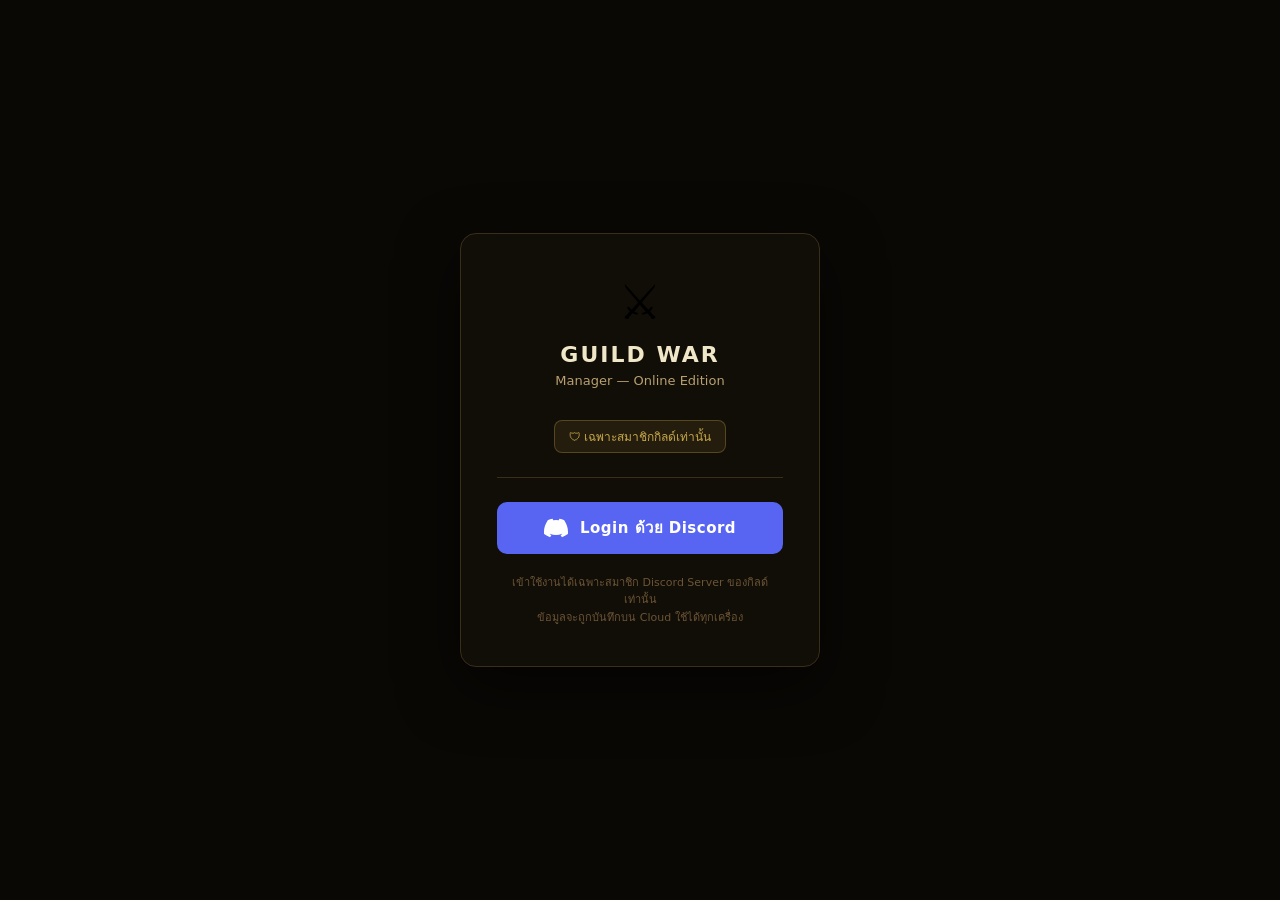
<file: index.html>
<!DOCTYPE html>
<html lang="th">
<head>
<meta charset="UTF-8"/>
<meta name="viewport" content="width=device-width,initial-scale=1"/>
<title>Guild War Manager</title>

<!-- PWA -->
<link rel="manifest" href="/manifest.json">
<meta name="theme-color" content="#0a0a0f">
<meta name="apple-mobile-web-app-capable" content="yes">
<meta name="apple-mobile-web-app-status-bar-style" content="black-translucent">
<meta name="apple-mobile-web-app-title" content="GWM">
<link rel="apple-touch-icon" href="/icons/apple-touch-icon.png">
<link rel="icon" type="image/png" sizes="32x32" href="/icons/favicon-32.png">
<link rel="icon" type="image/png" sizes="16x16" href="/icons/favicon-16.png">

<style>
*{box-sizing:border-box;margin:0;padding:0}
html,body{height:100%;background:#0a0805;font-family:'Segoe UI',system-ui,sans-serif}
body{display:flex;align-items:center;justify-content:center;min-height:100vh}
.card{background:#110d07;border:1px solid #3a2e1a;border-radius:16px;padding:40px 36px;width:360px;text-align:center;box-shadow:0 20px 60px rgba(0,0,0,.6)}
.logo{font-size:48px;margin-bottom:12px}
h1{font-size:22px;font-weight:700;color:#f0e6c8;letter-spacing:2px;margin-bottom:6px}
.sub{font-size:13px;color:#b8a070;margin-bottom:32px}
.btn-discord{display:flex;align-items:center;justify-content:center;gap:12px;width:100%;padding:14px 20px;background:#5865F2;color:#fff;border:none;border-radius:10px;font-size:15px;font-weight:600;cursor:pointer;text-decoration:none;transition:all .2s;letter-spacing:.5px}
.btn-discord:hover{background:#4752C4;transform:translateY(-1px);box-shadow:0 8px 20px rgba(88,101,242,.4)}
.btn-discord svg{width:24px;height:24px;flex-shrink:0}
.note{font-size:11px;color:#6b5535;margin-top:20px;line-height:1.6}
.divider{height:1px;background:#3a2e1a;margin:24px 0}
.guild-badge{display:inline-flex;align-items:center;gap:6px;background:rgba(200,168,75,.1);border:1px solid rgba(200,168,75,.3);border-radius:8px;padding:6px 14px;font-size:12px;color:#c8a84b}
</style>
</head>
<body>
<div class="card">
  <div class="logo">⚔️</div>
  <h1>GUILD WAR</h1>
  <div class="sub">Manager — Online Edition</div>
  <div class="guild-badge">🛡 เฉพาะสมาชิกกิลด์เท่านั้น</div>
  <div class="divider"></div>
  <a class="btn-discord" href="/auth/login">
    <svg viewBox="0 0 24 24" fill="currentColor"><path d="M20.317 4.37a19.791 19.791 0 0 0-4.885-1.515.074.074 0 0 0-.079.037c-.21.375-.444.864-.608 1.25a18.27 18.27 0 0 0-5.487 0 12.64 12.64 0 0 0-.617-1.25.077.077 0 0 0-.079-.037A19.736 19.736 0 0 0 3.677 4.37a.07.07 0 0 0-.032.027C.533 9.046-.32 13.58.099 18.057a.082.082 0 0 0 .031.057 19.9 19.9 0 0 0 5.993 3.03.078.078 0 0 0 .084-.028 14.09 14.09 0 0 0 1.226-1.994.076.076 0 0 0-.041-.106 13.107 13.107 0 0 1-1.872-.892.077.077 0 0 1-.008-.128 10.2 10.2 0 0 0 .372-.292.074.074 0 0 1 .077-.01c3.928 1.793 8.18 1.793 12.062 0a.074.074 0 0 1 .078.01c.12.098.246.198.373.292a.077.077 0 0 1-.006.127 12.299 12.299 0 0 1-1.873.892.077.077 0 0 0-.041.107c.36.698.772 1.362 1.225 1.993a.076.076 0 0 0 .084.028 19.839 19.839 0 0 0 6.002-3.03.077.077 0 0 0 .032-.054c.5-5.177-.838-9.674-3.549-13.66a.061.061 0 0 0-.031-.03z"/></svg>
    Login ด้วย Discord
  </a>
  <div class="note">เข้าใช้งานได้เฉพาะสมาชิก Discord Server ของกิลด์เท่านั้น<br>ข้อมูลจะถูกบันทึกบน Cloud ใช้ได้ทุกเครื่อง</div>
</div>
<script>
/* PWA: Register Service Worker */
if ('serviceWorker' in navigator) {
  window.addEventListener('load', () => {
    navigator.serviceWorker.register('/service-worker.js')
      .then(reg => console.log('SW registered:', reg.scope))
      .catch(err => console.log('SW registration failed:', err));
  });
}
</script>
</body>
</html>
</file>
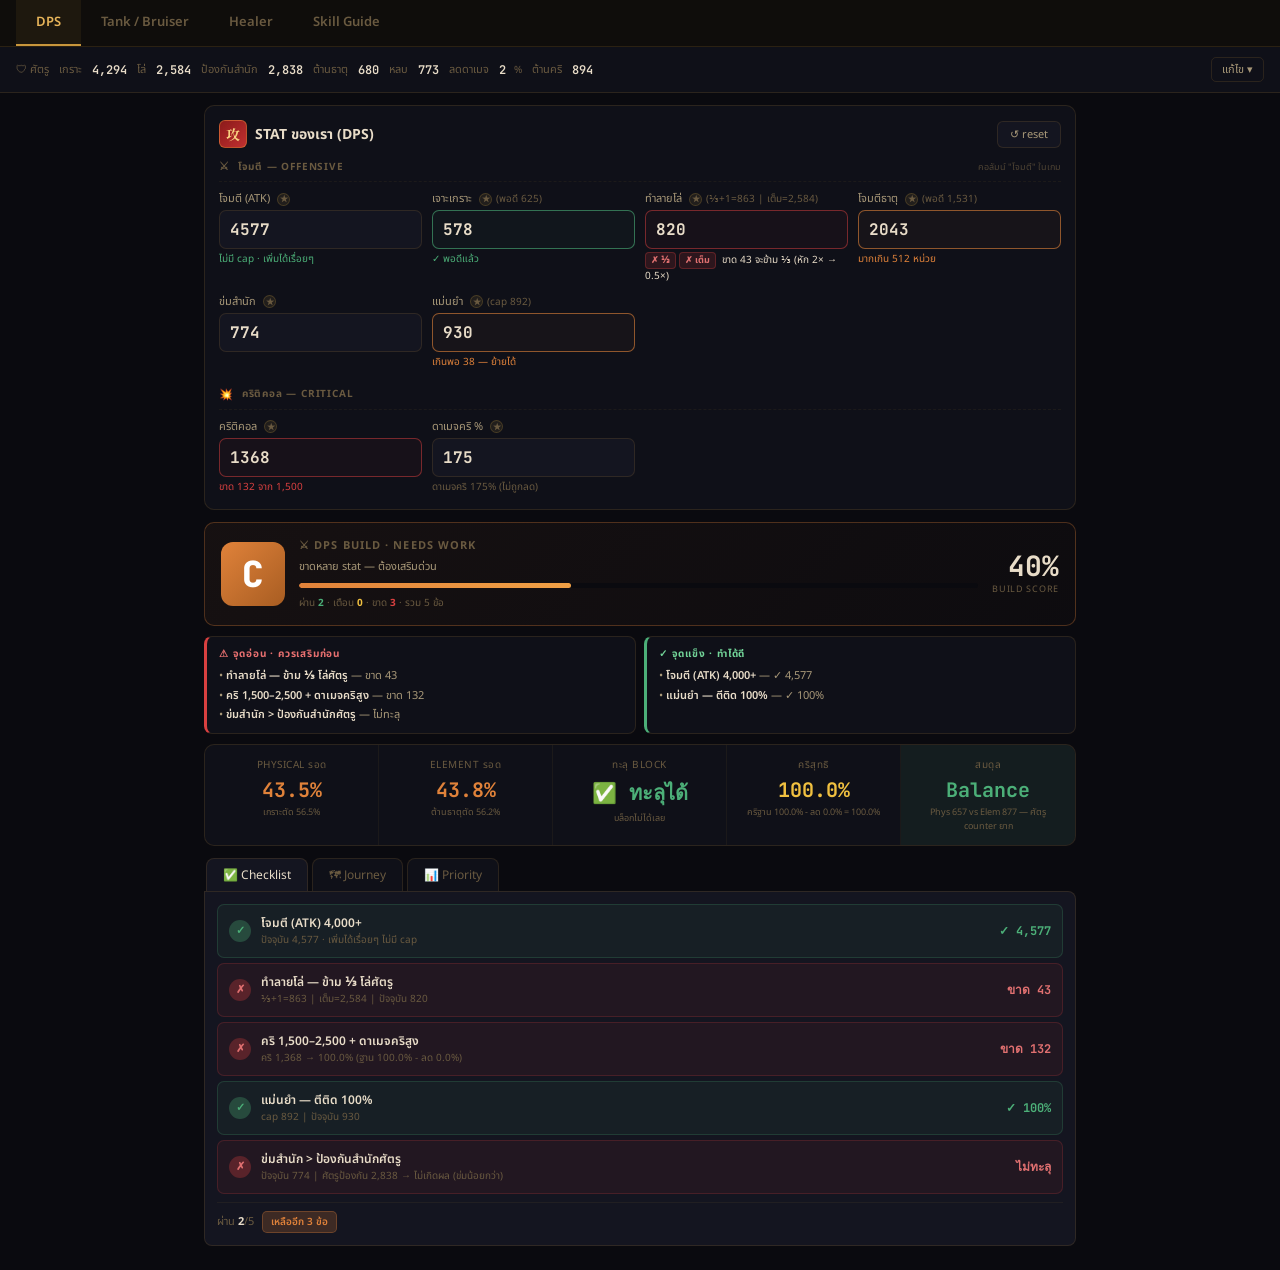
<file: calc.html>
<!DOCTYPE html>
<html lang="th">
<head>
<meta charset="UTF-8">
<meta name="viewport" content="width=device-width,initial-scale=1">
<title>SOJ Calculator v100</title>
<link href="https://fonts.googleapis.com/css2?family=Noto+Sans+Thai:wght@300;400;500;600;700&family=Noto+Serif+SC:wght@600;700&family=JetBrains+Mono:wght@400;600;700&display=swap" rel="stylesheet">
<style>
:root{
  --bg:#0a0a0f;--bg2:#0f1018;--bg3:#141520;--bg4:#1a1b28;
  --line:rgba(200,150,60,0.15);--line2:rgba(200,150,60,0.07);
  --gold:#c8963c;--gold-l:#e8b55a;
  --red:#d94040;--green:#4caf78;--orange:#e0823a;
  --blue:#4a9edd;--purple:#9b6dd6;--crit:#f0c040;--cyan:#3dd6b5;
  --fg:#e8dcc8;--fg2:#a89878;--fg3:#6a5a40;
  --mono:'JetBrains Mono',monospace;
  --thai:'Noto Sans Thai',sans-serif;
  --zh:'Noto Serif SC',serif;
}
*{box-sizing:border-box;margin:0;padding:0}
body{background:var(--bg);color:var(--fg);font-family:var(--thai);min-height:100vh}

/* mode bar */
.mode-bar{display:flex;align-items:center;gap:0;background:var(--bg2);border-bottom:1px solid var(--line);padding:0 16px}
.mode-btn{font-size:13px;font-weight:600;padding:12px 20px;border:none;background:transparent;color:var(--fg3);cursor:pointer;font-family:var(--thai);display:flex;align-items:center;gap:6px;border-bottom:2px solid transparent;transition:all .15s}
.mode-btn:hover{color:var(--fg2)}
.mode-btn.on{color:var(--gold-l);border-bottom-color:var(--gold);background:rgba(200,150,60,0.08)}
.mode-btn.on.dps{color:var(--gold-l);border-bottom-color:var(--gold)}
.mode-btn.on.tank{color:var(--gold-l);border-bottom-color:var(--gold)}
.mode-btn.on.heal{color:var(--gold-l);border-bottom-color:var(--gold)}
.mode-bar{background:#0f0d0b}
.mode-panel{display:none}.mode-panel.on{display:block}

/* enemy/attacker bar */
.top-bar{background:var(--bg2);border-bottom:1px solid var(--line);padding:10px 16px;display:flex;align-items:center;gap:8px;flex-wrap:wrap}
.tb-label{font-size:11px;color:var(--fg3);display:flex;align-items:center;gap:3px}
.tb-stat{font-size:12px;font-weight:600;font-family:var(--mono)}
.tb-sep{color:var(--fg3);font-size:11px;margin:0 2px}
.tb-edit{margin-left:auto;font-size:11px;padding:3px 10px;border-radius:5px;border:1px solid var(--line);background:transparent;color:var(--fg2);cursor:pointer;font-family:var(--thai)}
.tb-edit:hover{background:var(--bg3);color:var(--fg)}
.edit-panel{background:var(--bg2);border-bottom:1px solid var(--line);padding:12px 16px;display:none}
.edit-panel.open{display:block}
.eg{display:grid;grid-template-columns:repeat(auto-fill,minmax(120px,1fr));gap:8px}
.ef label{font-size:10px;color:var(--fg3);display:block;margin-bottom:3px}
.ef input{font-family:var(--mono);font-size:14px;font-weight:600;padding:5px 8px;background:var(--bg3);border:1px solid var(--line);border-radius:5px;color:var(--fg);width:100%}
.ef input:focus{outline:none;border-color:var(--gold)}

/* main */
.main{padding:12px 14px;max-width:900px;margin:0 auto}

/* stat panel */
.sp{background:var(--bg2);border:1px solid var(--line);border-radius:10px;padding:14px;margin-bottom:12px}
.sp-hd{display:flex;align-items:center;justify-content:space-between;margin-bottom:10px}
.sp-title{display:flex;align-items:center;gap:8px;font-size:14px;font-weight:700}
.sp-icon{width:28px;height:28px;border-radius:6px;display:flex;align-items:center;justify-content:center;font-family:var(--zh);font-size:14px;font-weight:700}
.icon-red{background:linear-gradient(135deg,#8b1a1a,#c03030);color:#f8d080;border:1px solid rgba(240,160,60,.4)}
.icon-blue{background:linear-gradient(135deg,#1a3a6b,#2060c0);color:#a0c8f8;border:1px solid rgba(60,120,240,.4)}
.icon-green{background:linear-gradient(135deg,#1a4a2a,#2a8040);color:#a0f0b0;border:1px solid rgba(60,200,100,.4)}
.sp-fixed{font-size:10px;color:var(--fg3);background:var(--bg3);border:1px solid var(--line2);border-radius:4px;padding:3px 8px;margin-bottom:10px;display:inline-flex;align-items:center;gap:4px}
.ig{
  display:grid;
  grid-template-columns:repeat(4, 1fr);
  gap:10px
}
@media(max-width:900px){.ig{grid-template-columns:repeat(3,1fr)}}
@media(max-width:680px){.ig{grid-template-columns:repeat(2,1fr)}}
@media(max-width:420px){.ig{grid-template-columns:1fr}}

/* Section group label (inline subtitle within .ig) */
.ig-section{
  grid-column:1/-1;
  display:flex;
  align-items:center;
  gap:8px;
  margin-top:6px;
  margin-bottom:-2px;
  padding-bottom:6px;
  border-bottom:1px dashed var(--line2);
  font-size:10px;
  font-weight:700;
  color:var(--fg3);
  letter-spacing:.08em;
  text-transform:uppercase
}
.ig-section:first-child{margin-top:0}
.ig-section-icon{font-size:11px}
.ig-section-hint{
  font-size:9px;
  font-weight:400;
  color:var(--fg3);
  text-transform:none;
  letter-spacing:0;
  opacity:.7;
  margin-left:auto
}

/* Info tooltip (★) — hover/tap to show location hint */
.fl-info{
  display:inline-flex;
  align-items:center;
  justify-content:center;
  width:13px;
  height:13px;
  border-radius:50%;
  background:rgba(255,200,80,.08);
  border:1px solid rgba(255,200,80,.18);
  color:var(--fg3);
  font-size:9px;
  font-weight:700;
  cursor:help;
  margin-left:3px;
  font-family:var(--mono);
  user-select:none;
  position:relative;
  vertical-align:middle;
  transition:.15s
}
.fl-info:hover{
  background:rgba(255,200,80,.18);
  border-color:rgba(255,200,80,.35);
  color:var(--gold)
}
.fl-info::after{
  content:attr(data-info);
  position:absolute;
  bottom:calc(100% + 6px);
  left:50%;
  transform:translateX(-50%);
  background:var(--bg);
  border:1px solid var(--line);
  border-radius:6px;
  padding:6px 10px;
  font-size:10px;
  font-weight:400;
  color:var(--fg2);
  white-space:nowrap;
  pointer-events:none;
  opacity:0;
  transition:opacity .15s;
  z-index:1000;
  letter-spacing:0;
  text-transform:none;
  box-shadow:0 4px 12px rgba(0,0,0,.4)
}
.fl-info:hover::after{opacity:1}
.fl-info::before{
  content:'';
  position:absolute;
  bottom:calc(100% + 1px);
  left:50%;
  transform:translateX(-50%);
  border:4px solid transparent;
  border-top-color:var(--line);
  pointer-events:none;
  opacity:0;
  transition:opacity .15s
}
.fl-info:hover::before{opacity:1}
.field{display:flex;flex-direction:column;gap:3px}
.fl{font-size:11px;color:var(--fg3);display:flex;align-items:baseline;gap:4px;flex-wrap:wrap}
.fl-name{color:var(--fg2)}
.fl-note{font-size:10px;color:var(--fg3)}
.fi{font-family:var(--mono);font-size:16px;font-weight:700;padding:8px 10px;background:var(--bg3);border:1px solid var(--line);border-radius:7px;color:var(--fg);width:100%;transition:all .15s}
.fi:focus{outline:none;border-color:var(--gold);background:var(--bg4)}
.fi.good{border-color:rgba(76,175,120,.6);background:rgba(76,175,120,.04)}
.fi.warn{border-color:rgba(224,130,58,.6);background:rgba(224,130,58,.04)}
.fi.bad{border-color:rgba(217,64,64,.5);background:rgba(217,64,64,.04)}
.fh{font-size:10px;min-height:15px;line-height:1.4}
.fh-good{color:var(--green)}.fh-warn{color:var(--orange)}.fh-bad{color:var(--red)}
.ms-tag{display:inline-flex;align-items:center;gap:2px;font-size:9px;font-weight:700;padding:1px 5px;border-radius:4px;margin-right:3px}
.ms-pass{background:rgba(76,175,120,.2);color:var(--green);border:1px solid rgba(76,175,120,.3)}
.ms-fail{background:rgba(217,64,64,.15);color:#e07070;border:1px solid rgba(217,64,64,.3)}

/* result strip */
.rs{display:grid;grid-template-columns:repeat(5,1fr);background:var(--bg2);border:1px solid var(--line);border-radius:10px;overflow:hidden;margin-bottom:12px}
.rs-item{padding:12px;border-right:1px solid var(--line2);text-align:center}
.rs-item:last-child{border-right:none}
.rs-lbl{font-size:10px;color:var(--fg3);margin-bottom:4px;text-transform:uppercase;letter-spacing:.05em}
.rs-val{font-family:var(--mono);font-size:20px;font-weight:700}
.rs-sub{font-size:9px;color:var(--fg3);margin-top:2px}
.v-red{color:var(--red)}.v-gold{color:var(--crit)}.v-green{color:var(--green)}
.v-blue{color:var(--blue)}.v-purple{color:var(--purple)}.v-cyan{color:var(--cyan)}

/* tabs */
.tab-bar{display:flex;gap:4px;padding:0 2px}
.tab-btn{font-size:12px;padding:7px 16px;border-radius:8px 8px 0 0;border:1px solid var(--line);border-bottom:none;background:var(--bg2);color:var(--fg3);cursor:pointer;font-family:var(--thai);display:flex;align-items:center;gap:5px}
.tab-btn.on{background:var(--bg3);color:var(--fg)}
.tab-body{background:var(--bg3);border:1px solid var(--line);border-radius:0 8px 8px 8px;padding:12px;margin-bottom:12px}
.tc{display:none}.tc.on{display:block}

/* checklist */
.cl-item{display:flex;align-items:center;gap:10px;padding:9px 11px;border-radius:7px;margin-bottom:5px;border:1px solid transparent}
.cl-item.done{background:rgba(76,175,120,.07);border-color:rgba(76,175,120,.2)}
.cl-item.todo{background:rgba(217,64,64,.07);border-color:rgba(217,64,64,.2)}
.cl-item.warn{background:rgba(224,130,58,.07);border-color:rgba(224,130,58,.2)}
.cl-item.info{background:rgba(200,150,60,.05);border-color:rgba(200,150,60,.15)}
.cl-badge{width:22px;height:22px;border-radius:50%;display:flex;align-items:center;justify-content:center;font-size:11px;font-weight:700;flex-shrink:0}
.cb-done{background:rgba(76,175,120,.3);color:var(--green)}
.cb-todo{background:rgba(217,64,64,.3);color:#e07070}
.cb-warn{background:rgba(224,130,58,.3);color:var(--orange)}
.cb-info{background:rgba(200,150,60,.2);color:var(--gold)}
.cl-body{flex:1}
.cl-title{font-size:12px;font-weight:600;color:var(--fg)}
.cl-desc{font-size:10px;color:var(--fg3);margin-top:1px;line-height:1.5}
.cl-val{font-family:var(--mono);font-size:12px;font-weight:700;flex-shrink:0}
.cv-good{color:var(--green)}.cv-bad{color:#e07070}.cv-warn{color:var(--orange)}
.cl-footer{display:flex;align-items:center;gap:8px;margin-top:8px;padding-top:8px;border-top:1px solid var(--line2);font-size:11px;color:var(--fg3)}
.cl-pass{font-weight:700;color:var(--fg)}

/* ── Build Tier Card ── */
.tier-card{
  background:linear-gradient(135deg, var(--bg2), var(--bg3));
  border:1px solid var(--line);
  border-radius:10px;
  padding:14px 16px;
  margin-bottom:10px;
  display:grid;
  grid-template-columns:auto 1fr auto;
  gap:14px;
  align-items:center;
  position:relative;
  overflow:hidden
}
.tier-card.t-S{border-color:rgba(240,192,64,.5);background:linear-gradient(135deg,rgba(240,192,64,.08),rgba(232,181,90,.04))}
.tier-card.t-A{border-color:rgba(76,175,120,.4);background:linear-gradient(135deg,rgba(76,175,120,.06),rgba(76,175,120,.02))}
.tier-card.t-B{border-color:rgba(74,158,221,.3);background:linear-gradient(135deg,rgba(74,158,221,.05),rgba(74,158,221,.02))}
.tier-card.t-C{border-color:rgba(224,130,58,.3);background:linear-gradient(135deg,rgba(224,130,58,.06),rgba(224,130,58,.02))}
.tier-card.t-D{border-color:rgba(217,64,64,.35);background:linear-gradient(135deg,rgba(217,64,64,.06),rgba(217,64,64,.02))}

.tier-badge{
  font-size:36px;
  font-weight:900;
  line-height:1;
  font-family:var(--mono);
  width:64px;
  height:64px;
  display:flex;
  align-items:center;
  justify-content:center;
  border-radius:12px;
  flex-shrink:0
}
.t-S .tier-badge{background:linear-gradient(135deg,#f0c040,#c8963c);color:#1a1410;box-shadow:0 0 20px rgba(240,192,64,.3)}
.t-A .tier-badge{background:linear-gradient(135deg,#4caf78,#2d8a55);color:#fff}
.t-B .tier-badge{background:linear-gradient(135deg,#4a9edd,#2d6d9a);color:#fff}
.t-C .tier-badge{background:linear-gradient(135deg,#e0823a,#a85d22);color:#fff}
.t-D .tier-badge{background:linear-gradient(135deg,#d94040,#8a2525);color:#fff}

.tier-body{display:flex;flex-direction:column;gap:5px;min-width:0}
.tier-label{font-size:11px;font-weight:700;letter-spacing:.1em;text-transform:uppercase;color:var(--fg3)}
.tier-name{font-size:16px;font-weight:700;color:var(--fg)}
.t-S .tier-name{color:var(--crit)}
.t-A .tier-name{color:var(--green)}
.t-B .tier-name{color:var(--blue)}
.t-C .tier-name{color:#e0823a}
.t-D .tier-name{color:var(--red)}
.tier-summary{font-size:11px;color:var(--fg2);line-height:1.5}
.tier-progress{
  height:5px;
  background:var(--bg);
  border-radius:3px;
  overflow:hidden;
  margin-top:3px
}
.tier-progress-fill{height:100%;border-radius:3px;transition:width .3s}
.t-S .tier-progress-fill{background:linear-gradient(90deg,#f0c040,#e8b55a)}
.t-A .tier-progress-fill{background:linear-gradient(90deg,#4caf78,#72d498)}
.t-B .tier-progress-fill{background:linear-gradient(90deg,#4a9edd,#7ab8e8)}
.t-C .tier-progress-fill{background:linear-gradient(90deg,#e0823a,#f0a045)}
.t-D .tier-progress-fill{background:linear-gradient(90deg,#d94040,#e87070)}

.tier-score{
  text-align:right;
  flex-shrink:0
}
.tier-score-val{
  font-size:28px;
  font-weight:700;
  font-family:var(--mono);
  color:var(--fg);
  line-height:1
}
.tier-score-lbl{
  font-size:9px;
  color:var(--fg3);
  letter-spacing:.08em;
  text-transform:uppercase;
  margin-top:2px
}

/* Insights row below tier card */
.tier-insights{
  display:grid;
  grid-template-columns:1fr 1fr;
  gap:8px;
  margin-bottom:10px
}
@media(max-width:600px){.tier-insights{grid-template-columns:1fr}}

.tier-insight{
  background:var(--bg2);
  border:1px solid var(--line);
  border-radius:8px;
  padding:9px 12px
}
.tier-insight.weak{border-left:3px solid var(--red)}
.tier-insight.strong{border-left:3px solid var(--green)}
.tier-insight-head{
  font-size:10px;
  font-weight:700;
  letter-spacing:.08em;
  text-transform:uppercase;
  color:var(--fg3);
  margin-bottom:6px;
  display:flex;
  align-items:center;
  gap:5px
}
.tier-insight.weak .tier-insight-head{color:#e87070}
.tier-insight.strong .tier-insight-head{color:#72d498}
.tier-insight-list{
  display:flex;
  flex-direction:column;
  gap:3px;
  font-size:11px;
  line-height:1.5
}
.tier-insight-item{color:var(--fg2)}
.tier-insight-item b{color:var(--fg);font-weight:600}
.cl-remain{font-size:10px;padding:2px 8px;border-radius:5px;background:rgba(224,130,58,.2);color:var(--orange);border:1px solid rgba(224,130,58,.3);font-weight:600}
.cl-remain.all{background:rgba(76,175,120,.2);color:var(--green);border-color:rgba(76,175,120,.3)}

/* journey */
.sj-item{background:var(--bg2);border:1px solid var(--line2);border-radius:8px;padding:12px 14px;margin-bottom:8px}
.sj-hd{display:flex;align-items:center;justify-content:space-between;margin-bottom:10px}
.sj-name{font-size:13px;font-weight:600;color:var(--fg2)}
.sj-val{font-family:var(--mono);font-size:18px;font-weight:700}
.sj-track{position:relative;height:8px;background:rgba(255,255,255,.06);border-radius:4px;margin-bottom:24px}
.sj-fill{height:100%;border-radius:4px;transition:width .4s}
.sj-marker{position:absolute;top:-3px;width:2px;height:14px;border-radius:1px;background:rgba(255,255,255,.25)}
.sj-marker-lbl{position:absolute;top:14px;font-size:9px;color:var(--fg3);transform:translateX(-50%);white-space:nowrap;text-align:center}
.sj-thumb{position:absolute;top:-4px;width:16px;height:16px;border-radius:50%;border:2px solid var(--bg);transform:translateX(-50%)}
.sj-status{font-size:10px;font-weight:600;padding:2px 7px;border-radius:4px;margin-left:6px}
.ss-good{background:rgba(76,175,120,.15);color:var(--green);border:1px solid rgba(76,175,120,.3)}
.ss-warn{background:rgba(224,130,58,.15);color:var(--orange);border:1px solid rgba(224,130,58,.3)}
.ss-bad{background:rgba(217,64,64,.15);color:#e07070;border:1px solid rgba(217,64,64,.3)}

/* priority */
.pr-row{display:flex;align-items:center;gap:10px;padding:8px 10px;border-radius:6px;margin-bottom:4px;background:var(--bg2)}
.pr-rank{font-family:var(--mono);font-size:11px;font-weight:700;width:18px;color:var(--fg3);flex-shrink:0;text-align:center}
.pr-rank.top{color:var(--gold)}
.pr-name{font-size:12px;color:var(--fg);flex:1}
.pr-bw{flex:2;height:6px;background:rgba(255,255,255,.06);border-radius:3px;overflow:hidden}
.pr-b{height:100%;border-radius:3px;transition:width .4s}
.pr-b-dps{background:linear-gradient(90deg,#8b1a1a,var(--red))}
.pr-b-tank{background:linear-gradient(90deg,#1a3a6b,var(--blue))}
.pr-b-heal{background:linear-gradient(90deg,#1a4a2a,var(--green))}
.pr-b-zero{background:rgba(255,255,255,.08)}
.pr-gain{font-family:var(--mono);font-size:12px;font-weight:700;width:70px;text-align:right;flex-shrink:0}
.pr-gain.pos{color:var(--green)}.pr-gain.zero{color:var(--fg3)}
.pr-pct{font-size:10px;color:var(--fg3);display:block}
.pr-divider{height:1px;background:var(--line2);margin:8px 0;position:relative}
.pr-div-lbl{position:absolute;top:-8px;left:50%;transform:translateX(-50%);font-size:10px;color:var(--fg3);background:var(--bg3);padding:0 8px}

.btn-sm{font-size:11px;padding:4px 12px;border-radius:6px;border:1px solid var(--line);background:var(--bg3);color:var(--fg2);cursor:pointer;font-family:var(--thai)}
.btn-sm:hover{background:var(--bg4);color:var(--fg)}
</style>
</head>
<body>

<!-- Mode selector -->
<div class="mode-bar">
  <button class="mode-btn dps on" onclick="setMode('dps',this)">DPS</button>
  <button class="mode-btn tank" onclick="setMode('tank',this)">Tank / Bruiser</button>
  <button class="mode-btn heal" onclick="setMode('heal',this)">Healer</button>
  <a href="/skill" style="font-size:13px;font-weight:600;padding:12px 20px;border:none;background:transparent;color:var(--fg3);cursor:pointer;font-family:var(--thai);display:flex;align-items:center;gap:6px;border-bottom:2px solid transparent;text-decoration:none;transition:all .15s" onmouseover="this.style.color='var(--fg2)'" onmouseout="this.style.color='var(--fg3)'">Skill Guide</a>
</div>

<!-- ════════════════ DPS MODE ════════════════ -->
<div class="mode-panel on" id="panel-dps">
  <!-- enemy bar -->
  <div class="top-bar" id="dps-ebar">
    <span class="tb-label">🛡 ศัตรู</span>
    <span class="tb-sep">เกราะ</span><span class="tb-stat" id="de-def">4,294</span>
    <span class="tb-sep">โล่</span><span class="tb-stat" id="de-sh">2,584</span>
    <span class="tb-sep">ป้องกันสำนัก</span><span class="tb-stat" id="de-sd">2,838</span>
    <span class="tb-sep">ต้านธาตุ</span><span class="tb-stat" id="de-er">680</span>
    <span class="tb-sep">หลบ</span><span class="tb-stat" id="de-bl">773</span>
    <span class="tb-sep">ลดดาเมจ</span><span class="tb-stat" id="de-dr">2</span><span style="font-size:10px;color:var(--fg3)">%</span>
    <span class="tb-sep">ต้านคริ</span><span class="tb-stat" id="de-cr">894</span>
    <button class="tb-edit" onclick="toggleEdit('dps-edit')">แก้ไข ▾</button>
  </div>
  <div class="edit-panel" id="dps-edit">
    <div class="eg">
      <div class="ef"><label>เกราะ (DEF)</label><input id="de-def-i" type="number" value="4294" oninput="syncBar('dps');updDPS()"></div>
      <div class="ef"><label>โล่พลังชี</label><input id="de-sh-i" type="number" value="2584" oninput="syncBar('dps');updDPS()"></div>
      <div class="ef"><label>ป้องกันสำนัก</label><input id="de-sd-i" type="number" value="2838" oninput="syncBar('dps');updDPS()"></div>
      <div class="ef"><label>ต้านทานธาตุ</label><input id="de-er-i" type="number" value="680" oninput="syncBar('dps');updDPS()"></div>
      <div class="ef"><label>หลบ</label><input id="de-bl-i" type="number" value="773" oninput="syncBar('dps');updDPS()"></div>
      <div class="ef"><label>ลดดาเมจ %</label><input id="de-dr-i" type="number" value="2" oninput="syncBar('dps');updDPS()"></div>
      <div class="ef"><label>ต้านคริ</label><input id="de-cr-i" type="number" value="894" oninput="syncBar('dps');updDPS()"></div>
</div>
    <div style="margin-top:10px;display:flex;gap:8px;align-items:center">
      <button class="btn-sm" style="background:rgba(76,175,120,.2);border-color:rgba(76,175,120,.4);color:var(--green);padding:6px 16px;font-size:12px" onclick="saveDpsEnemy()">✓ บันทึกค่าศัตรู</button>
      <span style="font-size:10px;color:var(--fg3)" id="dps-save-msg"></span>
    </div>
  </div>
  <div class="main">
    <div class="sp">
      <div class="sp-hd">
        <div class="sp-title"><div class="sp-icon icon-red">攻</div>STAT ของเรา (DPS)</div>
        <button class="btn-sm" onclick="resetDPS()">↺ reset</button>
      </div>
      <div class="ig">
        <div class="ig-section"><span class="ig-section-icon">⚔</span><span>โจมตี — Offensive</span><span class="ig-section-hint">คอลัมน์ "โจมตี" ในเกม</span></div>
        <div class="field"><div class="fl"><span class="fl-name">โจมตี (ATK)</span><span class="fl-info" data-info="ดูในเกม: หน้า stat → คอลัมน์ 'โจมตี' → 'โจมตี' (ใช้ค่าสูงสุดของ range)">★</span></div><input class="fi" id="d-atk" type="number" value="4577" oninput="updDPS()"><div class="fh fh-good">ไม่มี cap · เพิ่มได้เรื่อยๆ</div></div>
        <div class="field"><div class="fl"><span class="fl-name">เจาะเกราะ</span><span class="fl-info" data-info="ดูในเกม: คอลัมน์ 'โจมตี' → 'เจาะเกราะ' (破防) — ลด DEF ศัตรู">★</span><span class="fl-note" id="d-pen-note"></span></div><input class="fi" id="d-pen" type="number" value="578" oninput="updDPS()"><div class="fh" id="d-pen-h"></div></div>
        <div class="field"><div class="fl"><span class="fl-name">ทำลายโล่</span><span class="fl-info" data-info="ดูในเกม: คอลัมน์ 'โจมตี' → 'ทำลายโล่' (破盾) — ทำลายโล่พลังชี่ของศัตรู">★</span><span class="fl-note" id="d-sb-note"></span></div><input class="fi" id="d-sb" type="number" value="820" oninput="updDPS()"><div class="fh" id="d-sb-h"></div></div>
        <div class="field"><div class="fl"><span class="fl-name">โจมตีธาตุ</span><span class="fl-info" data-info="ดูในเกม: คอลัมน์ 'โจมตี' → 'โจมตีธาตุ' (元素攻击) — ดาเมจธาตุ ทะลุโล่ตรงๆ">★</span><span class="fl-note" id="d-ea-note"></span></div><input class="fi" id="d-ea" type="number" value="2043" oninput="updDPS()"><div class="fh" id="d-ea-h"></div></div>
        <div class="field"><div class="fl"><span class="fl-name">ข่มสำนัก</span><span class="fl-info" data-info="ดูในเกม: คอลัมน์ 'โจมตี' → 'ข่มสำนัก' (流派克制) — บวกเข้าดาเมจถ้า > ป้องสำนักศัตรู">★</span></div><input class="fi" id="d-sa" type="number" value="774" oninput="updDPS()"></div>
        <div class="field"><div class="fl"><span class="fl-name">แม่นยำ</span><span class="fl-info" data-info="ดูในเกม: คอลัมน์ 'โจมตี' → 'ความแม่นย่า' (命中) — ลดโอกาส miss/บล็อกของศัตรู">★</span><span class="fl-note" id="d-acc-note"></span></div><input class="fi" id="d-acc" type="number" value="930" oninput="updDPS()"><div class="fh" id="d-acc-h"></div></div>

        <div class="ig-section"><span class="ig-section-icon">💥</span><span>คริติคอล — Critical</span></div>
        <div class="field"><div class="fl"><span class="fl-name">คริติคอล</span><span class="fl-info" data-info="ดูในเกม: คอลัมน์ 'โจมตี' → 'คริติคอล' (会心) — โอกาสคริ scale ตามค่า">★</span></div><input class="fi" id="d-crit" type="number" value="1368" oninput="updDPS()"><div class="fh" id="d-crit-h"></div></div>
        <div class="field"><div class="fl"><span class="fl-name">ดาเมจคริ %</span><span class="fl-info" data-info="ดูในเกม: คอลัมน์ 'โจมตี' → 'ดาเมจคริติคอล' (会心伤害) — ตัวคูณเมื่อคริ ขั้นต่ำ 150%">★</span></div><input class="fi" id="d-cdmg" type="number" value="175" oninput="updDPS()"><div class="fh" id="d-cdmg-h" style="color:var(--fg3)"></div></div>
      </div>
    </div>
    <div id="dps-tier-mount"></div>
    <div class="rs" id="dps-rs">
      <div class="rs-item"><div class="rs-lbl">Physical รอด</div><div class="rs-val v-red" id="d-r-phys-pct">—</div><div class="rs-sub" id="d-r-phys-sub">จาก ATK</div></div>
      <div class="rs-item"><div class="rs-lbl">Element รอด</div><div class="rs-val v-purple" id="d-r-elem-pct">—</div><div class="rs-sub" id="d-r-elem-sub">จากธาตุ</div></div>
      <div class="rs-item"><div class="rs-lbl">ทะลุ Block</div><div class="rs-val" id="d-r-block">—</div><div class="rs-sub" id="d-r-blocksub">—</div></div>
      <div class="rs-item"><div class="rs-lbl">คริสุทธิ</div><div class="rs-val v-gold" id="d-r-critnet">—</div><div class="rs-sub" id="d-r-critnet-sub">—</div></div>
      <div class="rs-item" id="d-r-balance-card"><div class="rs-lbl">สมดุล</div><div class="rs-val" id="d-r-balance">—</div><div class="rs-sub" id="d-r-balance-sub">—</div></div>
    </div>
    <div class="tab-bar">
      <button class="tab-btn on" onclick="switchTab('dps','checklist',this)">✅ Checklist</button>
      <button class="tab-btn" onclick="switchTab('dps','journey',this)">🗺 Journey</button>
      <button class="tab-btn" onclick="switchTab('dps','priority',this)">📊 Priority</button>
    </div>
    <div class="tab-body">
      <div class="tc on" id="dps-checklist"><div id="dps-cl-items"></div><div class="cl-footer"><span>ผ่าน <span class="cl-pass" id="dps-cl-pass">0</span>/5</span><span class="cl-remain" id="dps-cl-rem"></span></div></div>
      <div class="tc" id="dps-journey"><div id="dps-sj-items"></div></div>
      <div class="tc" id="dps-priority"><div id="dps-pr-items"></div></div>
    </div>
  </div>
</div>

<!-- ════════════════ TANK MODE ════════════════ -->
<div class="mode-panel" id="panel-tank">
  <!-- attacker bar -->
  <div class="top-bar">
    <span class="tb-label">⚔ ศัตรู (DPS)</span>
    <span class="tb-sep">ATK</span><span class="tb-stat" id="te-atk">4,577</span>
    <span class="tb-sep">เจาะเกราะ</span><span class="tb-stat" id="te-pen">578</span>
    <span class="tb-sep">ทำลายโล่</span><span class="tb-stat" id="te-sb">820</span>
    <span class="tb-sep">ธาตุ</span><span class="tb-stat" id="te-ea">2,043</span>
    <span class="tb-sep">แม่นยำ</span><span class="tb-stat" id="te-acc">930</span>
    <span class="tb-sep">คริ</span><span class="tb-stat" id="te-crit">1,368</span>
    <button class="tb-edit" onclick="toggleEdit('tank-edit')">แก้ไข ▾</button>
  </div>
  <div class="edit-panel" id="tank-edit">
    <div class="eg">
      <div class="ef"><label>ATK ศัตรู</label><input id="te-atk-i" type="number" value="4577" oninput="syncBar('tank');updTank()"></div>
      <div class="ef"><label>เจาะเกราะ</label><input id="te-pen-i" type="number" value="578" oninput="syncBar('tank');updTank()"></div>
      <div class="ef"><label>ทำลายโล่</label><input id="te-sb-i" type="number" value="820" oninput="syncBar('tank');updTank()"></div>
      <div class="ef"><label>ข่มสำนัก</label><input id="te-sa-i" type="number" value="774" oninput="syncBar('tank');updTank()"></div>
      <div class="ef"><label>โจมตีธาตุ</label><input id="te-ea-i" type="number" value="2043" oninput="syncBar('tank');updTank()"></div>
      <div class="ef"><label>แม่นยำ</label><input id="te-acc-i" type="number" value="930" oninput="syncBar('tank');updTank()"></div>
      <div class="ef"><label>คริติคอล</label><input id="te-crit-i" type="number" value="1368" oninput="syncBar('tank');updTank()"></div>
      <div class="ef"><label>ดาเมจคริ %</label><input id="te-cdmg-i" type="number" value="175" oninput="syncBar('tank');updTank()"></div>
    </div>
    <div style="margin-top:10px;display:flex;gap:8px;align-items:center">
      <button class="btn-sm" style="background:rgba(76,175,120,.2);border-color:rgba(76,175,120,.4);color:var(--green);padding:6px 16px;font-size:12px" onclick="saveTankAttacker()">✓ บันทึกค่าศัตรู</button>
      <span style="font-size:10px;color:var(--fg3)" id="tank-save-msg"></span>
    </div>
  </div>
  <div class="main">
    <div class="sp">
      <div class="sp-hd">
        <div class="sp-title"><div class="sp-icon icon-blue">守</div>STAT ของเรา (Tank/Bruiser)</div>
        <button class="btn-sm" onclick="resetTank()">↺ reset</button>
      </div>
      <div class="ig">
        <div class="ig-section"><span class="ig-section-icon">🛡</span><span>ป้องกัน — Defensive</span><span class="ig-section-hint">คอลัมน์ "ป้องกัน" ในเกม</span></div>
        <div class="field"><div class="fl"><span class="fl-name">HP</span><span class="fl-info" data-info="ดูในเกม: คอลัมน์ 'พื้นฐาน' → 'พลังชีวิต' (生命值)">★</span></div><input class="fi" id="t-hp" type="number" value="124956" oninput="updTank()"><div class="fh fh-good">พลังชีวิตรวม</div></div>
        <div class="field"><div class="fl"><span class="fl-name">ป้องกัน (DEF)</span><span class="fl-info" data-info="ดูในเกม: คอลัมน์ 'ป้องกัน' → 'ป้องกัน' (防御) — ลด Physical damage">★</span><span class="fl-note" id="t-def-note"></span></div><input class="fi" id="t-def" type="number" value="4294" oninput="updTank()"><div class="fh" id="t-def-h"></div></div>
        <div class="field"><div class="fl"><span class="fl-name">โล่พลังชี</span><span class="fl-info" data-info="ดูในเกม: คอลัมน์ 'ป้องกัน' → 'โล่พลังชี่' (气盾) — ดูด ATK ก่อนเข้า HP">★</span><span class="fl-note" id="t-sh-note"></span></div><input class="fi" id="t-sh" type="number" value="2584" oninput="updTank()"><div class="fh" id="t-sh-h"></div></div>
        <div class="field"><div class="fl"><span class="fl-name">ป้องกันสำนัก</span><span class="fl-info" data-info="ดูในเกม: คอลัมน์ 'ป้องกัน' → 'ป้องกันสำนัก' (流派抵御) — กันข่มสำนักของศัตรู">★</span></div><input class="fi" id="t-sd" type="number" value="2838" oninput="updTank()"></div>
        <div class="field"><div class="fl"><span class="fl-name">ต้านทานธาตุ</span><span class="fl-info" data-info="ดูในเกม: คอลัมน์ 'ป้องกัน' → 'ต้านทานธาตุ' (元素抗性) — ลด Element damage">★</span><span class="fl-note" id="t-er-note"></span></div><input class="fi" id="t-er" type="number" value="680" oninput="updTank()"><div class="fh" id="t-er-h"></div></div>
        <div class="field"><div class="fl"><span class="fl-name">หลบ (Block)</span><span class="fl-info" data-info="ดูในเกม: คอลัมน์ 'ป้องกัน' → 'บล็อก' (格挡) — กันการตี ถูกบล็อกยังโดน 50%">★</span><span class="fl-note" id="t-bl-note"></span></div><input class="fi" id="t-bl" type="number" value="773" oninput="updTank()"><div class="fh" id="t-bl-h"></div></div>
        <div class="field"><div class="fl"><span class="fl-name">ลดดาเมจ %</span><span class="fl-info" data-info="ดูในเกม: คอลัมน์ 'ป้องกัน' → 'ลดดาเมจ' (减伤) — ลดดาเมจรวมขั้นสุดท้าย">★</span><span class="fl-note" id="t-dr-note"></span></div><input class="fi" id="t-dr" type="number" value="2" oninput="updTank()"><div class="fh" id="t-dr-h"></div></div>
        <div class="field"><div class="fl"><span class="fl-name">ต้านคริติคอล</span><span class="fl-info" data-info="ดูในเกม: คอลัมน์ 'ป้องกัน' → 'ต้านทานคริติคอล' (会心抗) — ลดโอกาสโดนคริของศัตรู">★</span></div><input class="fi" id="t-cr" type="number" value="894" oninput="updTank()"><div class="fh" id="t-cr-h"></div></div>
      </div>
    </div>
    <div id="tank-tier-mount"></div>
    <div class="rs">
      <div class="rs-item"><div class="rs-lbl">ลด Physical</div><div class="rs-val" id="t-r-defpct">—</div><div class="rs-sub" id="t-r-defpct-sub">อัตราลดดาเมจป้องกัน</div></div>
      <div class="rs-item"><div class="rs-lbl">ลด Element</div><div class="rs-val" id="t-r-erpct">—</div><div class="rs-sub" id="t-r-erpct-sub">อัตราลดดาเมจธาตุ</div></div>
      <div class="rs-item"><div class="rs-lbl">อัตราบล็อก</div><div class="rs-val" id="t-r-blockpct">—</div><div class="rs-sub" id="t-r-blockpct-sub">หลบได้</div></div>
      <div class="rs-item" id="t-r-balance-card"><div class="rs-lbl">จุดอ่อนหลัก</div><div class="rs-val" id="t-r-balance">—</div><div class="rs-sub" id="t-r-balance-sub">—</div></div>
      <div class="rs-item"><div class="rs-lbl">เฉลี่ย/ตี</div><div class="rs-val v-red" id="t-r-dmg">—</div><div class="rs-sub" id="t-r-critsub">—</div></div>
    </div>
    <div class="tab-bar">
      <button class="tab-btn on" onclick="switchTab('tank','checklist',this)">✅ Checklist</button>
      <button class="tab-btn" onclick="switchTab('tank','journey',this)">🗺 Journey</button>
      <button class="tab-btn" onclick="switchTab('tank','priority',this)">📊 Priority</button>
    </div>
    <div class="tab-body">
      <div class="tc on" id="tank-checklist"><div id="tank-cl-items"></div><div class="cl-footer"><span>ผ่าน <span class="cl-pass" id="tank-cl-pass">0</span>/6</span><span class="cl-remain" id="tank-cl-rem"></span></div></div>
      <div class="tc" id="tank-journey"><div id="tank-sj-items"></div></div>
      <div class="tc" id="tank-priority"><div id="tank-pr-items"></div></div>
    </div>
  </div>
</div>

<!-- ════════════════ HEALER MODE ════════════════ -->
<div class="mode-panel" id="panel-heal">
  <div class="main">
    <div class="sp">
      <div class="sp-hd">
        <div class="sp-title"><div class="sp-icon icon-green">治</div>STAT ฮีล (Healer)</div>
        <div style="display:flex;gap:6px;align-items:center">
          <button class="btn-sm" style="background:rgba(76,175,120,.2);border-color:rgba(76,175,120,.4);color:var(--green)" onclick="saveHeal()">💾 บันทึก</button>
          <span style="font-size:10px;color:var(--fg3)" id="heal-save-msg"></span>
          <button class="btn-sm" onclick="resetHeal()">↺ reset</button>
        </div>
      </div>
      <div class="ig">
        <div class="ig-section"><span class="ig-section-icon">⚕</span><span>การรักษา — Healing</span><span class="ig-section-hint">สูตร: (ATK + โบนัส) × (1 + %โบนัส)</span></div>
        <div class="field"><div class="fl"><span class="fl-name">โจมตี (ATK)</span><span class="fl-info" data-info="ดูในเกม: คอลัมน์ 'โจมตี' → 'โจมตี' — Healer ใช้ ATK เป็นฐานคำนวณรักษา">★</span></div><input class="fi" id="h-atk" type="number" value="3000" oninput="updHeal()"><div class="fh fh-good">ฐานคำนวณรักษา</div></div>
        <div class="field"><div class="fl"><span class="fl-name">โบนัสการรักษา</span><span class="fl-info" data-info="ดูในเกม: stat panel → 'โบนัสการรักษา' (治疗强度) — บวกตรงกับ ATK ในสูตรฮีล">★</span><span class="fl-note" id="h-bonus-note"></span></div><input class="fi" id="h-bonus" type="number" value="1000" oninput="updHeal()"><div class="fh" id="h-bonus-h"></div></div>
        <div class="field"><div class="fl"><span class="fl-name">% โบนัสรักษา</span><span class="fl-info" data-info="ดูในเกม: stat panel → '% โบนัสรักษา' — multiplier คูณท้ายสุด">★</span></div><input class="fi" id="h-pct" type="number" value="0" oninput="updHeal()"><div class="fh" id="h-pct-h" style="color:var(--fg3)"></div></div>
        <div class="field"><div class="fl"><span class="fl-name">คริติคอล</span><span class="fl-info" data-info="ดูในเกม: คอลัมน์ 'โจมตี' → 'คริติคอล' — คริฮีลคูณ ×1.25 ไม่ใช่ ×1.5">★</span></div><input class="fi" id="h-crit" type="number" value="1000" oninput="updHeal()"><div class="fh" id="h-crit-h"></div></div>
        <div class="field"><div class="fl"><span class="fl-name">ตัวคูณสกิล</span><span class="fl-info" data-info="ตัวคูณดาเมจของสกิลฮีลที่จะใช้ — ดูในเกมที่หน้าสกิล (เช่น 1.0, 1.5, 2.4)">★</span></div><input class="fi" id="h-mult" type="number" value="1.0" step="0.01" oninput="updHeal()"><div class="fh fh-good">ดูจากหน้าสกิล</div></div>
      </div>
    </div>

    <!-- Defensive Stats Panel (Healer ต้องอยู่รอดด้วย) -->
    <div class="sp" style="margin-top:10px">
      <div class="sp-hd">
        <div class="sp-title"><div class="sp-icon icon-blue">守</div>STAT ป้องกัน</div>
        <span style="font-size:10px;color:var(--fg3)">Healer ต้องอยู่รอดจึงจะฮีลได้</span>
      </div>
      <div class="ig">
        <div class="ig-section"><span class="ig-section-icon">🛡</span><span>ป้องกัน — Defensive</span><span class="ig-section-hint">Healer อยู่รอด = ทีมรอด</span></div>
        <div class="field"><div class="fl"><span class="fl-name">HP</span><span class="fl-info" data-info="ดูในเกม: คอลัมน์ 'พื้นฐาน' → 'พลังชีวิต' (生命值)">★</span></div><input class="fi" id="h-hp" type="number" value="80000" oninput="updHeal()"><div class="fh fh-good">พลังชีวิตรวม</div></div>
        <div class="field"><div class="fl"><span class="fl-name">ป้องกัน (DEF)</span><span class="fl-info" data-info="ดูในเกม: คอลัมน์ 'ป้องกัน' → 'ป้องกัน' (防御) — ลด Physical damage">★</span><span class="fl-note" id="h-def-note"></span></div><input class="fi" id="h-def" type="number" value="3000" oninput="updHeal()"><div class="fh" id="h-def-h"></div></div>
        <div class="field"><div class="fl"><span class="fl-name">โล่พลังชี</span><span class="fl-info" data-info="ดูในเกม: คอลัมน์ 'ป้องกัน' → 'โล่พลังชี่' (气盾) — ดูด ATK">★</span><span class="fl-note" id="h-sh-note"></span></div><input class="fi" id="h-sh" type="number" value="1800" oninput="updHeal()"><div class="fh" id="h-sh-h"></div></div>
        <div class="field"><div class="fl"><span class="fl-name">ป้องกันสำนัก</span><span class="fl-info" data-info="ดูในเกม: คอลัมน์ 'ป้องกัน' → 'ป้องกันสำนัก' (流派抵御)">★</span></div><input class="fi" id="h-sd" type="number" value="1500" oninput="updHeal()"></div>
        <div class="field"><div class="fl"><span class="fl-name">ต้านทานธาตุ</span><span class="fl-info" data-info="ดูในเกม: คอลัมน์ 'ป้องกัน' → 'ต้านทานธาตุ' (元素抗性)">★</span><span class="fl-note" id="h-er-note"></span></div><input class="fi" id="h-er" type="number" value="400" oninput="updHeal()"><div class="fh" id="h-er-h"></div></div>
        <div class="field"><div class="fl"><span class="fl-name">หลบ (Block)</span><span class="fl-info" data-info="ดูในเกม: คอลัมน์ 'ป้องกัน' → 'บล็อก' (格挡)">★</span><span class="fl-note" id="h-bl-note"></span></div><input class="fi" id="h-bl" type="number" value="500" oninput="updHeal()"><div class="fh" id="h-bl-h"></div></div>
        <div class="field"><div class="fl"><span class="fl-name">ลดดาเมจ %</span><span class="fl-info" data-info="ดูในเกม: คอลัมน์ 'ป้องกัน' → 'ลดดาเมจ' (减伤)">★</span><span class="fl-note" id="h-dr-note"></span></div><input class="fi" id="h-dr" type="number" value="0" oninput="updHeal()"><div class="fh" id="h-dr-h"></div></div>
        <div class="field"><div class="fl"><span class="fl-name">ต้านคริติคอล</span><span class="fl-info" data-info="ดูในเกม: คอลัมน์ 'ป้องกัน' → 'ต้านทานคริติคอล' (会心抗)">★</span></div><input class="fi" id="h-cr" type="number" value="500" oninput="updHeal()"><div class="fh" id="h-cr-h"></div></div>
      </div>
    </div>

    <div id="heal-tier-mount"></div>

    <!-- Results: Healing -->
    <div class="rs">
      <div class="rs-item"><div class="rs-lbl">รักษา/ครั้ง</div><div class="rs-val v-green" id="h-r-heal">—</div><div class="rs-sub">ปกติ</div></div>
      <div class="rs-item"><div class="rs-lbl">รักษาคริ/ครั้ง</div><div class="rs-val v-gold" id="h-r-crit">—</div><div class="rs-sub">×1.25</div></div>
      <div class="rs-item"><div class="rs-lbl">เฉลี่ย/ครั้ง</div><div class="rs-val v-cyan" id="h-r-avg">—</div><div class="rs-sub">รวมโอกาสคริ</div></div>
      <div class="rs-item"><div class="rs-lbl">โอกาสคริรักษา</div><div class="rs-val v-purple" id="h-r-cr">—</div><div class="rs-sub" id="h-r-crsub">—</div></div>
      <div class="rs-item" id="h-r-cmp-card"><div class="rs-lbl">vs Tank รับดาเมจ</div><div class="rs-val" id="h-r-cmp">—</div><div class="rs-sub" id="h-r-cmpsub">ดูจากแท็บ Tank</div></div>
    </div>

    <!-- Results: Defense -->
    <div class="rs" style="margin-top:6px">
      <div class="rs-item"><div class="rs-lbl">ลด Physical</div><div class="rs-val" id="h-r-defpct">—</div><div class="rs-sub" id="h-r-defpct-sub">อัตราลดดาเมจป้องกัน</div></div>
      <div class="rs-item"><div class="rs-lbl">ลด Element</div><div class="rs-val" id="h-r-erpct">—</div><div class="rs-sub" id="h-r-erpct-sub">อัตราลดดาเมจธาตุ</div></div>
      <div class="rs-item"><div class="rs-lbl">อัตราบล็อก</div><div class="rs-val" id="h-r-blockpct">—</div><div class="rs-sub" id="h-r-blockpct-sub">หลบได้</div></div>
      <div class="rs-item"><div class="rs-lbl">รับดาเมจ/ตี</div><div class="rs-val v-red" id="h-r-incdmg">—</div><div class="rs-sub" id="h-r-incdmg-sub">ถ้าโดน DPS ตี</div></div>
      <div class="rs-item" id="h-r-survival-card"><div class="rs-lbl">Survival</div><div class="rs-val" id="h-r-survival">—</div><div class="rs-sub" id="h-r-survival-sub">ฮีลตัวเองทันไหม</div></div>
    </div>

    <div class="tab-bar">
      <button class="tab-btn on" onclick="switchTab('heal','checklist',this)">✅ Checklist</button>
      <button class="tab-btn" onclick="switchTab('heal','journey',this)">🗺 Journey</button>
      <button class="tab-btn" onclick="switchTab('heal','priority',this)">📊 Priority</button>
    </div>
    <div class="tab-body">
      <div class="tc on" id="heal-checklist"><div id="heal-cl-items"></div><div class="cl-footer"><span>ผ่าน <span class="cl-pass" id="heal-cl-pass">0</span>/9</span><span class="cl-remain" id="heal-cl-rem"></span></div></div>
      <div class="tc" id="heal-journey"><div id="heal-sj-items"></div></div>
      <div class="tc" id="heal-priority"><div id="heal-pr-items"></div></div>
    </div>
  </div>
</div>

<script>
let currentMode='dps';
let editOpen={};

// ── helpers ──
function n(id){return parseFloat(document.getElementById(id)?.value)||0;}
function fmt(v){return Math.round(v).toLocaleString('th');}
function pct(v){return(v*100).toFixed(1)+'%';}
function clamp(v,lo,hi){return Math.min(hi,Math.max(lo,v));}
function setFI(id,cls){const el=document.getElementById(id);if(el){el.className='fi';if(cls)el.classList.add(cls);}}
function setFH(id,html,cls){const el=document.getElementById(id);if(el){el.innerHTML=html;el.className='fh'+(cls?' '+cls:'');}}
function setRS(id,val){const el=document.getElementById(id);if(el)el.textContent=val;}

function setMode(mode,btn){
  currentMode=mode;
  document.querySelectorAll('.mode-panel').forEach(el=>el.classList.remove('on'));
  document.querySelectorAll('.mode-btn').forEach(el=>el.classList.remove('on'));
  document.getElementById('panel-'+mode).classList.add('on');
  btn.classList.add('on');
  saveAll();
}
function toggleEdit(id){
  const el=document.getElementById(id);
  if(!el)return;
  el.classList.toggle('open');
}
function switchTab(mode,tab,btn){
  const prefix=mode+'-';
  document.querySelectorAll(`#panel-${mode} .tc`).forEach(el=>el.classList.remove('on'));
  btn.closest('.tab-body')?.previousElementSibling?.querySelectorAll('.tab-btn').forEach(el=>el.classList.remove('on'));
  document.getElementById(prefix+tab)?.classList.add('on');
  btn.classList.add('on');
}

function syncBar(mode){
  if(mode==='dps'){
    [['def','de-def'],['sh','de-sh'],['sd','de-sd'],['er','de-er'],['bl','de-bl'],['dr','de-dr'],['cr','de-cr']].forEach(([k,tid])=>{
      const el=document.getElementById(tid);if(el)el.textContent=(n('de-'+k+'-i')).toLocaleString('th');
    });
  } else if(mode==='tank'){
    [['atk','te-atk'],['pen','te-pen'],['sb','te-sb'],['ea','te-ea'],['acc','te-acc'],['crit','te-crit']].forEach(([k,tid])=>{
      const el=document.getElementById(tid);if(el)el.textContent=(n('te-'+k+'-i')).toLocaleString('th');
    });
  }
}

// ── DPS compute ──
function computeDPS(atk,pen,sb,sa,ea,acc,crit,cdmg,e){
  const defR=Math.max(0,e.def-pen),defP=defR/(defR+2860);
  let netA=atk,shLoss=0;
  if(e.sh>0){
    const t3=e.sh/3;
    let shBreak;
    if(sb<t3)         shBreak = sb*2;        // ทำลาย < ⅓ → หัก 2×
    else if(sb<e.sh)  shBreak = sb*0.5;      // ⅓ ≤ ทำลาย < โล่ → หัก 0.5×
    else              shBreak = e.sh;        // ทำลาย ≥ โล่ → หักทั้งก้อน
    const shRemain = Math.max(0, e.sh - shBreak);
    netA = Math.max(0, atk - shRemain);
    shLoss = atk - netA;
  }
  const scN=Math.max(0,sa-e.sd);
  const physF=(390+0.317*(netA+scN))*(1-defP)*(1-e.dr/100);
  const erP=e.er/(e.er+530);
  const elF=ea*(1-erP)*(1-e.dr/100);
  const tot=physF+elF;

  // Crit Rate: ต้านคริศัตรู ลด crit chance ของเรา (per image 4 formula)
  // ลดคริ% = ต้านคริ / (ต้านคริ + คริ) × 50%
  const critNet    = Math.max(0, crit - e.cr);
  const critRate   = Math.min(1, (115*critNet + 90) / (critNet + 940));
  const critBase   = critRate;
  const critReduce = 0;

  const cdmgNet=(cdmg/100);                    // crit damage multiplier (no reduction)
  const totCrit=tot*cdmgNet;
  const hr=Math.min(1,Math.max(0,(95+143*acc/(acc+713)-144*e.bl/(e.bl+722))/100));
  const avg=tot*hr*(1-critRate)+totCrit*hr*critRate+tot*0.5*(1-hr);
  return{physF,elF,tot,totCrit,hr,avg,defP,erP,shLoss,scN,netA,critRate,critReduce,critBase,cdmgNet};
}

function accCap(bl){const xNeed=(5+144*bl/(bl+722));return xNeed>=143?Infinity:Math.ceil(713*xNeed/(143-xNeed));}

function updDPS(){
  const s={atk:n('d-atk'),pen:n('d-pen'),sb:n('d-sb'),sa:n('d-sa'),ea:n('d-ea'),acc:n('d-acc'),crit:n('d-crit'),cdmg:n('d-cdmg')||175};
  const e={def:n('de-def-i'),sh:n('de-sh-i'),sd:n('de-sd-i'),er:n('de-er-i'),bl:n('de-bl-i'),dr:n('de-dr-i'),cr:n('de-cr-i')};
  const cap=accCap(e.bl);
  const r=computeDPS(s.atk,s.pen,s.sb,s.sa,s.ea,s.acc,s.crit,s.cdmg,e);
  const erP=e.er/(e.er+530);
  const penT=Math.max(0,Math.round(e.def-erP*2860/(1-erP)));
  const sbMin=e.sh>0?Math.ceil(e.sh/3)+1:0,sbFull=e.sh;  // ⅓+1 = เปลี่ยน zone, sbFull = ทำลายทั้งก้อน
  const eaT=(()=>{const d=(1-erP)*(1-e.dr/100);return d>0?Math.round(r.physF/d):Infinity;})();
  const iOver=s.acc>cap,iUnder=s.acc<cap;

  // field hints
  const pd=penT-s.pen;
  document.getElementById('d-pen-note').textContent=`(พอดี ${fmt(penT)})`;
  if(pd>50){setFI('d-pen','bad');setFH('d-pen-h',`ยังขาด ${fmt(pd)} หน่วย`,'fh-bad');}
  else if(pd<-50){setFI('d-pen','warn');setFH('d-pen-h',`เกินพอ ${fmt(-pd)} หน่วย`,'fh-warn');}
  else{setFI('d-pen','good');setFH('d-pen-h','✓ พอดีแล้ว','fh-good');}

  const ms1=`<span class="ms-tag ${s.sb>=sbMin?'ms-pass':'ms-fail'}">${s.sb>=sbMin?'✓':'✗'} ⅓</span>`;
  const ms2=`<span class="ms-tag ${s.sb>=sbFull?'ms-pass':'ms-fail'}">${s.sb>=sbFull?'✓':'✗'} เต็ม</span>`;
  document.getElementById('d-sb-note').textContent=`(⅓+1=${fmt(sbMin)} | เต็ม=${fmt(sbFull)})`;
  if(s.sb<sbMin){setFI('d-sb','bad');setFH('d-sb-h',`${ms1}${ms2} ขาด ${fmt(sbMin-s.sb)} จะข้าม ⅓ (หัก 2× → 0.5×)`);}
  else if(s.sb<sbFull){setFI('d-sb','good');setFH('d-sb-h',`${ms1}${ms2} ผ่าน ⅓ แล้ว (หัก 0.5×) | ครบโล่อีก ${fmt(sbFull-s.sb)}`);}
  else{setFI('d-sb','good');setFH('d-sb-h',`${ms1}${ms2} ✓ ทำลายโล่ทั้งก้อน`,'fh-good');}

  const ed=s.ea-eaT;
  document.getElementById('d-ea-note').textContent=`(พอดี ${eaT===Infinity?'∞':fmt(eaT)})`;
  if(ed>50){setFI('d-ea','warn');setFH('d-ea-h',`มากเกิน ${fmt(ed)} หน่วย`,'fh-warn');}
  else if(ed<-50){setFI('d-ea','bad');setFH('d-ea-h',`ยังน้อย ${fmt(-ed)} หน่วย`,'fh-bad');}
  else{setFI('d-ea','good');setFH('d-ea-h','✓ balance','fh-good');}

  document.getElementById('d-acc-note').textContent=`(cap ${cap===Infinity?'∞':fmt(cap)})`;
  if(iOver){setFI('d-acc','warn');setFH('d-acc-h',`เกินพอ ${fmt(s.acc-cap)} — ย้ายได้`,'fh-warn');}
  else if(Math.abs(s.acc-cap)<=10){setFI('d-acc','good');setFH('d-acc-h','✓ พอดีแล้ว','fh-good');}
  else{setFI('d-acc','bad');setFH('d-acc-h',`ขาด ${fmt(cap-s.acc)} หน่วย`,'fh-bad');}

  if(s.crit<1500){setFI('d-crit','bad');setFH('d-crit-h',`ขาด ${fmt(1500-s.crit)} จาก 1,500`,'fh-bad');}
  else if(s.crit>2500){setFI('d-crit','warn');setFH('d-crit-h',`คริ ${pct(r.critBase)} − ${pct(r.critReduce)} = ${pct(r.critRate)}`,'fh-warn');}
  else{setFI('d-crit','good');setFH('d-crit-h',`คริ ${pct(r.critBase)} − ${pct(r.critReduce)} = ${pct(r.critRate)}`,'fh-good');}
  setFH('d-cdmg-h',`ดาเมจคริ ${(r.cdmgNet*100).toFixed(0)}% (ไม่ถูกลด)`);

  // results
  // Physical รอด%
  const physSurv = s.atk>0 ? r.physF/((390+0.317*s.atk)*(1-e.dr/100)) : 0;
  const dPhysEl = document.getElementById('d-r-phys-pct');
  const dPhysSub = document.getElementById('d-r-phys-sub');
  if(dPhysEl){ dPhysEl.textContent=pct(1-r.defP); dPhysEl.style.color=r.defP<0.4?'var(--green)':r.defP<0.6?'var(--orange)':'var(--red)'; }
  if(dPhysSub) dPhysSub.textContent='เกราะตัด '+pct(r.defP);

  // Element รอด%
  const dElemEl = document.getElementById('d-r-elem-pct');
  const dElemSub = document.getElementById('d-r-elem-sub');
  if(dElemEl){ dElemEl.textContent=pct(1-r.erP); dElemEl.style.color=r.erP<0.4?'var(--green)':r.erP<0.6?'var(--orange)':'var(--red)'; }
  if(dElemSub) dElemSub.textContent='ต้านธาตุตัด '+pct(r.erP);

  // ทะลุ block
  const dBlockEl = document.getElementById('d-r-block');
  const dBlockSub = document.getElementById('d-r-blocksub');
  if(dBlockEl){
    if(r.hr>=1){ dBlockEl.textContent='✅ ทะลุได้'; dBlockEl.style.color='var(--green)'; if(dBlockSub) dBlockSub.textContent='บล็อกไม่ได้เลย'; }
    else{ dBlockEl.textContent=pct(r.hr); dBlockEl.style.color='var(--orange)'; if(dBlockSub) dBlockSub.textContent='บล็อกได้ '+pct(1-r.hr); }
  }

  // คริสุทธิ
  const dCritEl = document.getElementById('d-r-critnet');
  const dCritSub = document.getElementById('d-r-critnet-sub');
  if(dCritEl){ dCritEl.textContent=pct(r.critRate); dCritEl.style.color='var(--crit)'; }
  if(dCritSub) dCritSub.textContent='คริฐาน '+pct(r.critBase)+' − ลด '+pct(r.critReduce)+' = '+pct(r.critRate);
  // DPS balance indicator
  const dPhysRatio=(r.physF+r.elF)>0?r.physF/(r.physF+r.elF):0.5;
  const dBCard=document.getElementById('d-r-balance-card');
  const dBVal=document.getElementById('d-r-balance');
  const dBSub=document.getElementById('d-r-balance-sub');
  if(dBCard&&dBVal&&dBSub){
    if(dPhysRatio>0.60){
      dBCard.style.cssText+='background:rgba(224,130,58,0.12);border-color:rgba(224,130,58,0.3)';
      dBVal.style.color='var(--orange)';dBVal.textContent='เน้น Physical';
      dBSub.textContent='Phys '+fmt(r.physF)+' vs Elem '+fmt(r.elF)+' — ศัตรูเพิ่ม DEF counter ได้';
    } else if(dPhysRatio<0.40){
      dBCard.style.cssText+='background:rgba(155,109,214,0.12);border-color:rgba(155,109,214,0.3)';
      dBVal.style.color='var(--purple)';dBVal.textContent='เน้น Element';
      dBSub.textContent='Elem '+fmt(r.elF)+' vs Phys '+fmt(r.physF)+' — ศัตรูเพิ่มต้านธาตุ counter ได้';
    } else {
      dBCard.style.cssText+='background:rgba(76,175,120,0.08);border-color:rgba(76,175,120,0.25)';
      dBVal.style.color='var(--green)';dBVal.textContent='Balance';
      dBSub.textContent='Phys '+fmt(r.physF)+' vs Elem '+fmt(r.elF)+' — ศัตรู counter ยาก';
    }
  }

  // checklist
  const scGap=Math.max(0,e.sd-s.sa);
  renderChecklist('dps',[
    {icon:s.atk>=4000?'✓':s.atk>=2500?'!':'✗',cls:s.atk>=4000?'done':s.atk>=2500?'warn':'todo',bc:s.atk>=4000?'cb-done':s.atk>=2500?'cb-warn':'cb-todo',title:'โจมตี (ATK) 4,000+',desc:`ปัจจุบัน ${fmt(s.atk)} · เพิ่มได้เรื่อยๆ ไม่มี cap`,val:s.atk>=4000?`✓ ${fmt(s.atk)}`:s.atk>=2500?fmt(s.atk):`ขาด ${fmt(2500-s.atk)}`,vc:s.atk>=4000?'cv-good':s.atk>=2500?'cv-warn':'cv-bad'},
    {icon:s.sb>=sbMin?'✓':'✗',cls:s.sb>=sbMin?'done':'todo',bc:s.sb>=sbMin?'cb-done':'cb-todo',title:'ทำลายโล่ — ข้าม ⅓ โล่ศัตรู',desc:`⅓+1=${fmt(sbMin)} | เต็ม=${fmt(sbFull)} | ปัจจุบัน ${fmt(s.sb)}`,val:s.sb>=sbMin?`✓ ${fmt(s.sb)}`:`ขาด ${fmt(sbMin-s.sb)}`,vc:s.sb>=sbMin?'cv-good':'cv-bad'},
    {icon:s.crit>=1500&&s.crit<=2500?'✓':s.crit<1500?'✗':'!',cls:s.crit>=1500&&s.crit<=2500?'done':s.crit<1500?'todo':'warn',bc:s.crit>=1500&&s.crit<=2500?'cb-done':s.crit<1500?'cb-todo':'cb-warn',title:'คริ 1,500–2,500 + ดาเมจคริสูง',desc:`คริ ${fmt(s.crit)} → ${pct(r.critRate)} (ฐาน ${pct(r.critBase)} − ลด ${pct(r.critReduce)})`,val:s.crit>=1500&&s.crit<=2500?`✓ ${fmt(s.crit)}`:s.crit<1500?`ขาด ${fmt(1500-s.crit)}`:`เกิน +${fmt(s.crit-2500)}`,vc:s.crit>=1500&&s.crit<=2500?'cv-good':s.crit<1500?'cv-bad':'cv-warn'},
    {icon:r.hr>=1?'✓':iUnder?'✗':'!',cls:r.hr>=1?'done':iUnder?'todo':'warn',bc:r.hr>=1?'cb-done':iUnder?'cb-todo':'cb-warn',title:'แม่นยำ — ตีติด 100%',desc:`cap ${cap===Infinity?'∞':fmt(cap)} | ปัจจุบัน ${fmt(s.acc)}`,val:r.hr>=1?'✓ 100%':iOver?`เกิน +${fmt(s.acc-cap)}`:`พลาด ${((1-r.hr)*100).toFixed(1)}%`,vc:r.hr>=1?'cv-good':iOver?'cv-warn':'cv-bad'},
    {icon:r.scN>0?'✓':'✗',cls:r.scN>0?'done':'todo',bc:r.scN>0?'cb-done':'cb-todo',title:'ข่มสำนัก > ป้องกันสำนักศัตรู',desc:`ปัจจุบัน ${fmt(s.sa)} | ศัตรูป้องกัน ${fmt(e.sd)} → ${r.scN>0?'+'+fmt(Math.round(r.scN))+' โบนัส':'ไม่เกิดผล (ข่มน้อยกว่า)'}`,val:r.scN>0?'✓ +'+fmt(Math.round(r.scN)):'ไม่ทะลุ',vc:r.scN>0?'cv-good':'cv-bad'},
  ],'dps');

  // journey
  const ea2=Math.min(s.acc,cap),b2=computeDPS(s.atk,s.pen,s.sb,s.sa,s.ea,ea2,s.crit,s.cdmg,e).avg;
  renderJourney('dps',[
    {name:'เจาะเกราะ',val:s.pen,color:'#c8963c',max:Math.max(penT*2,s.pen*1.5,2000),markers:[{v:Math.round(penT*.55),l:'เริ่มได้'},{v:penT,l:'พอดี'},{v:Math.round(penT*1.7),l:'เกินพอ'}],st:Math.abs(pd)<=50?'good':pd>50?'bad':'warn',stxt:Math.abs(pd)<=50?'พอดี':pd>50?`ขาด ${fmt(pd)}`:`เกิน ${fmt(-pd)}`},
    {name:'ทำลายโล่',val:s.sb,color:'#4a9edd',max:Math.max(sbFull*1.2,s.sb*1.3,1800),markers:[{v:sbMin,l:'⅓+1'},{v:sbFull,l:'เต็ม'}],st:s.sb>=sbMin?'good':'bad',stxt:s.sb>=sbFull?'ทำลายเต็ม ✓':s.sb>=sbMin?'ผ่าน ⅓ ✓':`ขาด ${fmt(sbMin-s.sb)}`},
    {name:'โจมตีธาตุ',val:s.ea,color:'#9b6dd6',max:Math.max(eaT===Infinity?s.ea*2:eaT*2,s.ea*1.3,3000),markers:eaT===Infinity?[]:[{v:eaT,l:'พอดี'}],st:Math.abs(ed)<=50?'good':ed>50?'warn':'bad',stxt:Math.abs(ed)<=50?'balance ✓':ed>50?`มาก ${fmt(ed)}`:`น้อย ${fmt(-ed)}`},
    {name:'แม่นยำ',val:s.acc,color:'#3dd6b5',max:Math.max(cap===Infinity?s.acc*1.5:cap*1.5,1500),markers:cap===Infinity?[]:[{v:cap,l:'cap'}],st:r.hr>=1?'good':iUnder?'bad':'warn',stxt:r.hr>=1?'100% ✓':iOver?`เกิน ${fmt(s.acc-cap)}`:`ขาด ${fmt(cap-s.acc)}`},
    {name:'คริติคอล',val:s.crit,color:'#f0c040',max:3000,markers:[{v:1500,l:'ขั้นต่ำ'},{v:2000,l:'ดี'},{v:2500,l:'เพดาน'}],st:s.crit>=1500&&s.crit<=2500?'good':s.crit<1500?'bad':'warn',stxt:s.crit>=1500&&s.crit<=2500?'ในช่วงดี ✓':s.crit<1500?`ขาด ${fmt(1500-s.crit)}`:`เกิน ${fmt(s.crit-2500)}`},
  ]);

  // priority
  const prios=[
    {l:'คริติคอล +100',g:Math.round(computeDPS(s.atk,s.pen,s.sb,s.sa,s.ea,ea2,s.crit+100,s.cdmg,e).avg-b2)},
    {l:'ATK +100',g:Math.round(computeDPS(s.atk+100,s.pen,s.sb,s.sa,s.ea,ea2,s.crit,s.cdmg,e).avg-b2)},
    {l:'ดาเมจคริ +5%',g:Math.round(computeDPS(s.atk,s.pen,s.sb,s.sa,s.ea,ea2,s.crit,s.cdmg+5,e).avg-b2)},
    {l:'ทำลายโล่ +100',g:Math.round(computeDPS(s.atk,s.pen,s.sb+100,s.sa,s.ea,ea2,s.crit,s.cdmg,e).avg-b2)},
    {l:'ข่มสำนัก +100',g:Math.round(computeDPS(s.atk,s.pen,s.sb,s.sa+100,s.ea,ea2,s.crit,s.cdmg,e).avg-b2)},
    {l:'เจาะเกราะ +100',g:Math.round(computeDPS(s.atk,s.pen+100,s.sb,s.sa,s.ea,ea2,s.crit,s.cdmg,e).avg-b2)},
    {l:'โจมตีธาตุ +100',g:Math.round(computeDPS(s.atk,s.pen,s.sb,s.sa,s.ea+100,ea2,s.crit,s.cdmg,e).avg-b2)},
    {l:'แม่นยำ +100'+(s.acc>=cap?' ⚠':''),g:s.acc<cap?Math.round(computeDPS(s.atk,s.pen,s.sb,s.sa,s.ea,s.acc+100,s.crit,s.cdmg,e).avg-b2):0},
  ].sort((a,b)=>b.g-a.g);
  renderPriority('dps',prios,'pr-b-dps',b2);
}

// ── TANK compute ──
function updTank(){
  const a={atk:n('te-atk-i'),pen:n('te-pen-i'),sb:n('te-sb-i'),sa:n('te-sa-i'),ea:n('te-ea-i'),acc:n('te-acc-i'),crit:n('te-crit-i'),cdmg:n('te-cdmg-i')||175};
  const t={hp:n('t-hp'),def:n('t-def'),sh:n('t-sh'),sd:n('t-sd'),er:n('t-er'),bl:n('t-bl'),dr:n('t-dr'),cr:n('t-cr')};

  // คำนวณดาเมจที่ Tank รับ (สลับ role)
  const e={def:t.def,sh:t.sh,sd:t.sd,er:t.er,bl:t.bl,dr:t.dr,cr:t.cr};
  const r=computeDPS(a.atk,a.pen,a.sb,a.sa,a.ea,a.acc,a.crit,a.cdmg,e);

  // balance indicator
  const physR = r.physF;
  const elemR = r.elF;
  const totalDmg = physR + elemR;
  const physRatio = totalDmg > 0 ? physR / totalDmg : 0.5;

  // field hints
  document.getElementById('t-def-note').textContent=`(ลด ${(r.defP*100).toFixed(1)}%)`;
  setFI('t-def',r.defP>0.5?'good':r.defP>0.35?'warn':'bad');
  setFH('t-def-h',`ป้องกัน Physical ได้ ${(r.defP*100).toFixed(1)}%`,r.defP>0.5?'fh-good':r.defP>0.35?'fh-warn':'fh-bad');

  document.getElementById('t-sh-note').textContent=t.sh>0?`(ดูด ${fmt(r.shLoss)} ATK)`:'';
  setFI('t-sh',r.shLoss>0?'good':'');
  setFH('t-sh-h',t.sh>0?`โล่ดูด ATK ไป ${fmt(r.shLoss)} (netATK ${fmt(r.netA)})`:'');

  document.getElementById('t-er-note').textContent=`(ลด ${(r.erP*100).toFixed(1)}%)`;
  setFI('t-er',r.erP>0.5?'good':r.erP>0.35?'warn':'bad');
  setFH('t-er-h',`ป้องกัน Element ได้ ${(r.erP*100).toFixed(1)}%`,r.erP>0.5?'fh-good':r.erP>0.35?'fh-warn':'fh-bad');

  document.getElementById('t-bl-note').textContent=`(หลบ ${pct(1-r.hr)})`;
  setFI('t-bl',r.hr<0.7?'good':r.hr<0.9?'warn':'bad');
  setFH('t-bl-h',`ศัตรู Hit Rate ${pct(r.hr)} — หลบได้ ${pct(1-r.hr)}`,r.hr<0.7?'fh-good':r.hr<0.9?'fh-warn':'fh-bad');

  document.getElementById('t-dr-note').textContent=`(ลดทุกดาเมจ ${t.dr}%)`;
  setFI('t-dr',t.dr>=25?'good':t.dr>=15?'warn':'bad');
  setFH('t-dr-h',t.dr>=35?'Tank สุดจัด ✓':t.dr>=25?'ดีมาก':t.dr>=15?'พอใช้':'ควรเพิ่ม',t.dr>=25?'fh-good':t.dr>=15?'fh-warn':'fh-bad');

  const critReduceT=t.cr/(t.cr+a.crit)*0.5;
  setFH('t-cr-h',`ลดโอกาสโดนคริได้ ${pct(critReduceT)}`,'fh-good');

  // results
  // ลด Physical
  const tDefEl=document.getElementById('t-r-defpct');
  const tDefSub=document.getElementById('t-r-defpct-sub');
  if(tDefEl){tDefEl.textContent=pct(r.defP);tDefEl.style.color=r.defP>0.5?'var(--green)':r.defP>0.35?'var(--orange)':'var(--red)';}
  if(tDefSub)tDefSub.textContent='เกราะ '+t.def.toLocaleString('th');

  // ลด Element
  const tErEl=document.getElementById('t-r-erpct');
  const tErSub=document.getElementById('t-r-erpct-sub');
  if(tErEl){tErEl.textContent=pct(r.erP);tErEl.style.color=r.erP>0.5?'var(--green)':r.erP>0.35?'var(--orange)':'var(--red)';}
  if(tErSub)tErSub.textContent='ต้านธาตุ '+t.er.toLocaleString('th');

  // อัตราบล็อก
  const tBlEl=document.getElementById('t-r-blockpct');
  const tBlSub=document.getElementById('t-r-blockpct-sub');
  const blockRate=1-r.hr;
  if(tBlEl){tBlEl.textContent=pct(blockRate);tBlEl.style.color=blockRate>0.3?'var(--green)':blockRate>0.1?'var(--orange)':'var(--red)';}
  if(tBlSub)tBlSub.textContent='ศัตรูตีโดน '+pct(r.hr);

  // รับดาเมจเฉลี่ย
  setRS('t-r-dmg',fmt(r.avg));
  document.getElementById('t-r-critsub').textContent='คริ '+fmt(r.totCrit)+' | ศัตรูคริ '+pct(r.critRate);
  // balance card
  const bCard=document.getElementById('t-r-balance-card');
  const bVal=document.getElementById('t-r-balance');
  const bSub=document.getElementById('t-r-balance-sub');
  if(bCard&&bVal&&bSub){
    if(physRatio>0.60){
      bCard.style.cssText+='background:rgba(217,64,64,0.12);border-color:rgba(217,64,64,0.3)';
      bVal.style.color='var(--red)';bVal.textContent='อ่อน Physical';
      bSub.textContent='Phys '+fmt(r.physF)+' vs Elem '+fmt(r.elF)+' — เพิ่ม DEF/โล่';
    } else if(physRatio<0.40){
      bCard.style.cssText+='background:rgba(155,109,214,0.12);border-color:rgba(155,109,214,0.3)';
      bVal.style.color='var(--purple)';bVal.textContent='อ่อน Element';
      bSub.textContent='Elem '+fmt(r.elF)+' vs Phys '+fmt(r.physF)+' — เพิ่มต้านธาตุ';
    } else {
      bCard.style.cssText+='background:rgba(76,175,120,0.08);border-color:rgba(76,175,120,0.25)';
      bVal.style.color='var(--green)';bVal.textContent='Balance';
      bSub.textContent='Phys '+fmt(r.physF)+' vs Elem '+fmt(r.elF)+' — ศัตรูไม่ได้เปรียบ';
    }
  }
  // hit rate info รวมใน t-r-blockpct-sub แล้ว

  // checklist
  renderChecklist('tank',[
    {icon:t.def>=4000?'✓':t.def>=2500?'!':'✗',cls:t.def>=4000?'done':t.def>=2500?'warn':'todo',bc:t.def>=4000?'cb-done':t.def>=2500?'cb-warn':'cb-todo',title:'ป้องกัน (DEF) 2,500–4,500',desc:`ปัจจุบัน ${fmt(t.def)} | ลด Physical ${(r.defP*100).toFixed(1)}%`,val:t.def>=4000?`✓ ${fmt(t.def)}`:t.def>=2500?fmt(t.def):`ขาด ${fmt(2500-t.def)}`,vc:t.def>=4000?'cv-good':t.def>=2500?'cv-warn':'cv-bad'},
    {icon:t.sh>=2500?'✓':t.sh>=1500?'!':'✗',cls:t.sh>=2500?'done':t.sh>=1500?'warn':'todo',bc:t.sh>=2500?'cb-done':t.sh>=1500?'cb-warn':'cb-todo',title:'โล่พลังชี 2,500–3,500',desc:`ปัจจุบัน ${fmt(t.sh)} | ดูด ATK ${fmt(r.shLoss)} หน่วย`,val:t.sh>=2500?`✓ ${fmt(t.sh)}`:t.sh>=1500?fmt(t.sh):`ขาด ${fmt(2500-t.sh)}`,vc:t.sh>=2500?'cv-good':t.sh>=1500?'cv-warn':'cv-bad'},
    {icon:t.er>=600?'✓':t.er>=300?'!':'✗',cls:t.er>=600?'done':t.er>=300?'warn':'todo',bc:t.er>=600?'cb-done':t.er>=300?'cb-warn':'cb-todo',title:'ต้านทานธาตุ 300–600+',desc:`ปัจจุบัน ${fmt(t.er)} | ลด Element ${(r.erP*100).toFixed(1)}%`,val:t.er>=600?`✓ ${fmt(t.er)}`:t.er>=300?fmt(t.er):`ขาด ${fmt(300-t.er)}`,vc:t.er>=600?'cv-good':t.er>=300?'cv-warn':'cv-bad'},
    {icon:t.dr>=25?'✓':t.dr>=15?'!':'✗',cls:t.dr>=25?'done':t.dr>=15?'warn':'todo',bc:t.dr>=25?'cb-done':t.dr>=15?'cb-warn':'cb-todo',title:'ลดดาเมจ % 15–35%+',desc:`ปัจจุบัน ${t.dr}% | Tank สุดจัด ≥35%`,val:t.dr>=25?`✓ ${t.dr}%`:t.dr>=15?`${t.dr}%`:`ขาด ${fmt(15-t.dr)}%`,vc:t.dr>=25?'cv-good':t.dr>=15?'cv-warn':'cv-bad'},
    {icon:t.bl>=700?'✓':t.bl>=400?'!':'✗',cls:t.bl>=700?'done':t.bl>=400?'warn':'todo',bc:t.bl>=700?'cb-done':t.bl>=400?'cb-warn':'cb-todo',title:'หลบ (Block) 700–1,000',desc:`ปัจจุบัน ${fmt(t.bl)} | ศัตรู Hit Rate ${pct(r.hr)}`,val:t.bl>=700?`✓ ${fmt(t.bl)}`:t.bl>=400?fmt(t.bl):`ขาด ${fmt(700-t.bl)}`,vc:t.bl>=700?'cv-good':t.bl>=400?'cv-warn':'cv-bad'},
    {icon:t.cr>=500?'✓':t.cr>=300?'!':'✗',cls:t.cr>=500?'done':t.cr>=300?'warn':'todo',bc:t.cr>=500?'cb-done':t.cr>=300?'cb-warn':'cb-todo',title:'ต้านคริ — ลดโอกาสโดนคริ',desc:`ปัจจุบัน ${fmt(t.cr)} | ลดโอกาสโดนคริ ${pct(critReduceT)}`,val:t.cr>=500?`✓ ${fmt(t.cr)}`:t.cr>=300?fmt(t.cr):`ขาด ${fmt(300-t.cr)}`,vc:t.cr>=500?'cv-good':t.cr>=300?'cv-warn':'cv-bad'},
  ],'tank');

  // journey
  const bAvgT=r.avg;
  renderJourney('tank',[
    {name:'ป้องกัน (DEF)',val:t.def,color:'#4a9edd',max:5000,markers:[{v:2500,l:'เริ่มดี'},{v:3500,l:'ดีมาก'},{v:4500,l:'Tank'}],st:t.def>=4000?'good':t.def>=2500?'warn':'bad',stxt:t.def>=4000?'ดีมาก ✓':t.def>=2500?'พอใช้':`ขาด ${fmt(2500-t.def)}`},
    {name:'โล่พลังชี',val:t.sh,color:'#3dd6b5',max:4000,markers:[{v:2500,l:'ดีมาก'},{v:3500,l:'เต็ม'}],st:t.sh>=2500?'good':t.sh>=1500?'warn':'bad',stxt:t.sh>=2500?'ดีมาก ✓':t.sh>=1500?'พอใช้':`ขาด ${fmt(2500-t.sh)}`},
    {name:'ต้านทานธาตุ',val:t.er,color:'#9b6dd6',max:800,markers:[{v:300,l:'พอไหว'},{v:500,l:'ดีมาก'},{v:650,l:'เริ่มดิ้น'}],st:t.er>=600?'good':t.er>=300?'warn':'bad',stxt:t.er>=600?'ดี ✓':t.er>=300?'พอใช้':`ขาด ${fmt(300-t.er)}`},
    {name:'ลดดาเมจ %',val:t.dr,color:'#c8963c',max:40,markers:[{v:10,l:'โดดี'},{v:25,l:'โทง'},{v:35,l:'Tank'}],st:t.dr>=25?'good':t.dr>=15?'warn':'bad',stxt:t.dr>=25?'ดีมาก ✓':t.dr>=15?'พอใช้':`ขาด ${fmt(15-t.dr)}%`},
    {name:'หลบ (Block)',val:t.bl,color:'#4caf78',max:1100,markers:[{v:700,l:'ดีมาก'},{v:865,l:'cap แม่น 1,000'},{v:1000,l:'เต็ม'}],st:t.bl>=700?'good':t.bl>=400?'warn':'bad',stxt:t.bl>=700?'ดีมาก ✓':t.bl>=400?'พอใช้':`ขาด ${fmt(700-t.bl)}`},
  ]);

  // priority — ลด avg damage ที่รับ
  const tPrios=[
    {l:'ป้องกัน +100',g:-Math.round(computeDPS(a.atk,a.pen,a.sb,a.sa,a.ea,a.acc,a.crit,a.cdmg,{...e,def:t.def+100}).avg-bAvgT)},
    {l:'โล่พลังชี +100',g:-Math.round(computeDPS(a.atk,a.pen,a.sb,a.sa,a.ea,a.acc,a.crit,a.cdmg,{...e,sh:t.sh+100}).avg-bAvgT)},
    {l:'ต้านทานธาตุ +100',g:-Math.round(computeDPS(a.atk,a.pen,a.sb,a.sa,a.ea,a.acc,a.crit,a.cdmg,{...e,er:t.er+100}).avg-bAvgT)},
    {l:'ลดดาเมจ +1%',g:-Math.round(computeDPS(a.atk,a.pen,a.sb,a.sa,a.ea,a.acc,a.crit,a.cdmg,{...e,dr:t.dr+1}).avg-bAvgT)},
    {l:'หลบ +100',g:-Math.round(computeDPS(a.atk,a.pen,a.sb,a.sa,a.ea,a.acc,a.crit,a.cdmg,{...e,bl:t.bl+100}).avg-bAvgT)},
    {l:'HP +1,000',g:t.hp>0?Math.round(bAvgT*(1000/(t.hp+1000))):0}, // EHP equivalent
  ].sort((a,b)=>b.g-a.g);
  // เพิ่ม note สำหรับ priority Tank
  const tPrioNote='(ลดดาเมจที่รับได้/ตี)';
  renderPriority('tank',tPrios,'pr-b-tank',bAvgT,tPrioNote);
}

// ── HEALER compute ──
function updHeal(){
  const s={
    atk:n('h-atk'),bonus:n('h-bonus'),pct:n('h-pct'),crit:n('h-crit'),mult:n('h-mult')||1,
    // defensive
    hp:n('h-hp'),def:n('h-def'),sh:n('h-sh'),sd:n('h-sd'),er:n('h-er'),bl:n('h-bl'),dr:n('h-dr'),cr:n('h-cr')
  };
  const critRate=Math.min(1,(115*s.crit+90)/(s.crit+940)); // อัตราคริรักษา
  const baseHeal=s.mult*(s.atk+s.bonus)*(1+s.pct/100);
  const critHeal=baseHeal*1.25;
  const avgHeal=baseHeal*(1-critRate)+critHeal*critRate;
  const hps=avgHeal/1.5; // GCD 1.5s

  // ── Defensive calculations (same model as Tank, simulated incoming DPS) ──
  const enemyAtk=4500,enemyCdmg=1.7;
  const defP=s.def/(s.def+2860);
  const erP=s.er/(s.er+530);
  const blockRate=Math.min(1,s.bl/(s.bl+722)*1.44); // block rate
  const phys=(390+0.317*Math.max(0,enemyAtk-Math.max(0,s.sh-s.sh*0.5)))*(1-defP)*(1-s.dr/100);
  const incomingDmg=phys; // estimate physical from generic DPS
  const critReduceT=s.cr/(s.cr+1500)*0.5;
  const blockedDmg=incomingDmg*0.5; // ถูกบล็อกยังโดน 50%
  const avgIncoming=incomingDmg*(1-blockRate)+blockedDmg*blockRate;

  // field hints
  document.getElementById('h-bonus-note').textContent=`(ATK+bonus=${fmt(s.atk+s.bonus)})`;
  setFI('h-bonus',s.bonus>=500?'good':s.bonus>=200?'warn':'bad');
  setFH('h-bonus-h',`ฐานรักษา ${fmt(s.atk+s.bonus)}`,s.bonus>=500?'fh-good':s.bonus>=200?'fh-warn':'fh-bad');
  setFH('h-pct-h',s.pct>0?`โบนัส ×${(1+s.pct/100).toFixed(2)} = ${fmt(baseHeal)}`:'ยังไม่มีโบนัส %',s.pct>=20?'fh-good':s.pct>0?'fh-warn':'');
  if(s.crit<800){setFI('h-crit','bad');setFH('h-crit-h',`คริรักษา ${pct(critRate)} | ขาด ${fmt(800-s.crit)}`,'fh-bad');}
  else if(s.crit<=1500){setFI('h-crit','good');setFH('h-crit-h',`คริรักษา ${pct(critRate)} | อยู่ในช่วงดี`,'fh-good');}
  else{setFI('h-crit','warn');setFH('h-crit-h',`คริรักษา ${pct(critRate)} | เกิน diminishing return`,'fh-warn');}

  // defensive hints
  setFI('h-def',s.def>=2500?'good':s.def>=1500?'warn':'bad');
  setFH('h-def-h',`ลด Physical ${(defP*100).toFixed(1)}%`,s.def>=2500?'fh-good':s.def>=1500?'fh-warn':'fh-bad');
  setFI('h-sh',s.sh>=1500?'good':s.sh>=800?'warn':'bad');
  setFH('h-sh-h',`ดูด ATK ก่อนเข้าโล่`,s.sh>=1500?'fh-good':s.sh>=800?'fh-warn':'fh-bad');
  setFI('h-er',s.er>=300?'good':s.er>=150?'warn':'bad');
  setFH('h-er-h',`ลด Element ${(erP*100).toFixed(1)}%`,s.er>=300?'fh-good':s.er>=150?'fh-warn':'fh-bad');
  setFI('h-bl',s.bl>=500?'good':s.bl>=250?'warn':'bad');
  setFH('h-bl-h',`บล็อก ${pct(blockRate)}`,s.bl>=500?'fh-good':s.bl>=250?'fh-warn':'fh-bad');
  setFI('h-dr',s.dr>=15?'good':s.dr>=5?'warn':'bad');
  setFH('h-dr-h',`ลดดาเมจรับรวม ${s.dr}%`,s.dr>=15?'fh-good':s.dr>=5?'fh-warn':'fh-bad');
  setFI('h-cr',s.cr>=400?'good':s.cr>=200?'warn':'bad');
  setFH('h-cr-h',`ลดโอกาสโดนคริ ${pct(critReduceT)}`,s.cr>=400?'fh-good':s.cr>=200?'fh-warn':'fh-bad');

  // results: healing
  setRS('h-r-heal',fmt(baseHeal));
  setRS('h-r-crit',fmt(critHeal));
  setRS('h-r-avg',fmt(avgHeal));
  setRS('h-r-cr',pct(critRate));
  document.getElementById('h-r-crsub').textContent=`คริ ${s.crit.toLocaleString()} หน่วย`;

  // results: defense
  setRS('h-r-defpct',(defP*100).toFixed(1)+'%');
  setRS('h-r-erpct',(erP*100).toFixed(1)+'%');
  setRS('h-r-blockpct',pct(blockRate));
  setRS('h-r-incdmg',fmt(avgIncoming));
  document.getElementById('h-r-incdmg-sub').textContent=`สมมติ ATK ${fmt(enemyAtk)} ตี`;

  // Survival: เปรียบเทียบ HPS ตัวเอง กับ damage ที่จะรับ
  const selfHps=avgHeal; // ฮีลตัวเองครั้ง = avgHeal เต็มๆ
  const survCard=document.getElementById('h-r-survival-card');
  const survVal=document.getElementById('h-r-survival');
  const survSub=document.getElementById('h-r-survival-sub');
  if(survVal && survSub) {
    const ratio=avgIncoming>0 ? selfHps/avgIncoming : 999;
    if(ratio >= 2.0){
      survVal.textContent='ดี ✓';
      survVal.style.color='var(--green)';
      survSub.textContent=`ฮีลตัวเอง ${fmt(selfHps)} >> รับ ${fmt(avgIncoming)} — รอด`;
      if(survCard) survCard.style.cssText+=';background:rgba(76,175,120,.08);border-color:rgba(76,175,120,.25)';
    } else if(ratio >= 1.0){
      survVal.textContent='ก้ำกึ่ง';
      survVal.style.color='var(--crit)';
      survSub.textContent=`ฮีล ${fmt(selfHps)} ≈ รับ ${fmt(avgIncoming)} — ระวัง`;
      if(survCard) survCard.style.cssText+=';background:rgba(240,192,64,.08);border-color:rgba(240,192,64,.25)';
    } else {
      survVal.textContent='เสี่ยง ✗';
      survVal.style.color='var(--red)';
      survSub.textContent=`ฮีล ${fmt(selfHps)} < รับ ${fmt(avgIncoming)} — ตายได้`;
      if(survCard) survCard.style.cssText+=';background:rgba(217,64,64,.08);border-color:rgba(217,64,64,.25)';
    }
  }

  // Compare with Tank's incoming damage (if Tank tab has data)
  const tankInput = document.getElementById('t-r-dmg');
  const tankDmgText = tankInput ? tankInput.textContent.replace(/[^0-9]/g,'') : '';
  const tankDmg = tankDmgText ? parseFloat(tankDmgText) : 0;
  const cmpCard = document.getElementById('h-r-cmp-card');
  const cmpVal  = document.getElementById('h-r-cmp');
  const cmpSub  = document.getElementById('h-r-cmpsub');
  if(cmpVal && cmpSub) {
    if(tankDmg > 0) {
      const ratio = avgHeal/tankDmg;
      cmpVal.textContent = ratio.toFixed(2)+'×';
      if(ratio >= 1.5){
        cmpVal.style.color='var(--green)';
        cmpSub.textContent='ฮีล '+fmt(avgHeal)+' vs Tank รับ '+fmt(tankDmg)+'/ตี — เพียงพอ';
        if(cmpCard) cmpCard.style.cssText+=';background:rgba(76,175,120,.08);border-color:rgba(76,175,120,.25)';
      } else if(ratio >= 1.0){
        cmpVal.style.color='var(--crit)';
        cmpSub.textContent='ฮีล '+fmt(avgHeal)+' vs Tank รับ '+fmt(tankDmg)+'/ตี — ก้ำกึ่ง';
        if(cmpCard) cmpCard.style.cssText+=';background:rgba(240,192,64,.08);border-color:rgba(240,192,64,.25)';
      } else {
        cmpVal.style.color='var(--red)';
        cmpSub.textContent='ฮีล '+fmt(avgHeal)+' < Tank รับ '+fmt(tankDmg)+' — Tank ตาย';
        if(cmpCard) cmpCard.style.cssText+=';background:rgba(217,64,64,.08);border-color:rgba(217,64,64,.25)';
      }
    } else {
      cmpVal.textContent = '—';
      cmpSub.textContent = 'กรอก stat ที่แท็บ Tank ก่อน';
    }
  }

  // checklist — รวม healing + defensive (9 ข้อ)
  renderChecklist('heal',[
    // Healing
    {icon:s.atk>=2500?'✓':s.atk>=1500?'!':'✗',cls:s.atk>=2500?'done':s.atk>=1500?'warn':'todo',bc:s.atk>=2500?'cb-done':s.atk>=1500?'cb-warn':'cb-todo',title:'⚕ ATK (ฐานรักษา)',desc:`ปัจจุบัน ${fmt(s.atk)} | เพิ่มได้เรื่อยๆ ไม่มี cap`,val:s.atk>=2500?`✓ ${fmt(s.atk)}`:s.atk>=1500?fmt(s.atk):`ขาด ${fmt(2500-s.atk)}`,vc:s.atk>=2500?'cv-good':s.atk>=1500?'cv-warn':'cv-bad'},
    {icon:s.bonus>=500?'✓':s.bonus>=200?'!':'✗',cls:s.bonus>=500?'done':s.bonus>=200?'warn':'todo',bc:s.bonus>=500?'cb-done':s.bonus>=200?'cb-warn':'cb-todo',title:'⚕ โบนัสการรักษา 500+',desc:`ปัจจุบัน ${fmt(s.bonus)} | ATK+bonus = ${fmt(s.atk+s.bonus)}`,val:s.bonus>=500?`✓ ${fmt(s.bonus)}`:s.bonus>=200?fmt(s.bonus):`ขาด ${fmt(500-s.bonus)}`,vc:s.bonus>=500?'cv-good':s.bonus>=200?'cv-warn':'cv-bad'},
    {icon:s.crit>=800&&s.crit<=1500?'✓':s.crit<800?'✗':'!',cls:s.crit>=800&&s.crit<=1500?'done':s.crit<800?'todo':'warn',bc:s.crit>=800&&s.crit<=1500?'cb-done':s.crit<800?'cb-todo':'cb-warn',title:'⚕ คริติคอล 800–1,500',desc:`คริ ${fmt(s.crit)} → โอกาสคริ ${pct(critRate)}`,val:s.crit>=800&&s.crit<=1500?`✓ ${fmt(s.crit)}`:s.crit<800?`ขาด ${fmt(800-s.crit)}`:`เกิน ${fmt(s.crit-1500)}`,vc:s.crit>=800&&s.crit<=1500?'cv-good':s.crit<800?'cv-bad':'cv-warn'},
    // Defensive
    {icon:s.hp>=70000?'✓':s.hp>=50000?'!':'✗',cls:s.hp>=70000?'done':s.hp>=50000?'warn':'todo',bc:s.hp>=70000?'cb-done':s.hp>=50000?'cb-warn':'cb-todo',title:'🛡 HP 70,000+',desc:`ปัจจุบัน ${fmt(s.hp)} | Healer ควรอยู่รอด`,val:s.hp>=70000?`✓ ${fmt(s.hp)}`:s.hp>=50000?fmt(s.hp):`ขาด ${fmt(50000-s.hp)}`,vc:s.hp>=70000?'cv-good':s.hp>=50000?'cv-warn':'cv-bad'},
    {icon:s.def>=2500?'✓':s.def>=1500?'!':'✗',cls:s.def>=2500?'done':s.def>=1500?'warn':'todo',bc:s.def>=2500?'cb-done':s.def>=1500?'cb-warn':'cb-todo',title:'🛡 ป้องกัน (DEF) 2,500+',desc:`ปัจจุบัน ${fmt(s.def)} | ลด Physical ${(defP*100).toFixed(1)}%`,val:s.def>=2500?`✓ ${fmt(s.def)}`:s.def>=1500?fmt(s.def):`ขาด ${fmt(1500-s.def)}`,vc:s.def>=2500?'cv-good':s.def>=1500?'cv-warn':'cv-bad'},
    {icon:s.sh>=1500?'✓':s.sh>=800?'!':'✗',cls:s.sh>=1500?'done':s.sh>=800?'warn':'todo',bc:s.sh>=1500?'cb-done':s.sh>=800?'cb-warn':'cb-todo',title:'🛡 โล่พลังชี 1,500+',desc:`ปัจจุบัน ${fmt(s.sh)} | ดูด ATK ก่อนเข้าโล่`,val:s.sh>=1500?`✓ ${fmt(s.sh)}`:s.sh>=800?fmt(s.sh):`ขาด ${fmt(800-s.sh)}`,vc:s.sh>=1500?'cv-good':s.sh>=800?'cv-warn':'cv-bad'},
    {icon:s.er>=300?'✓':s.er>=150?'!':'✗',cls:s.er>=300?'done':s.er>=150?'warn':'todo',bc:s.er>=300?'cb-done':s.er>=150?'cb-warn':'cb-todo',title:'🛡 ต้านทานธาตุ 300+',desc:`ปัจจุบัน ${fmt(s.er)} | ลด Element ${(erP*100).toFixed(1)}%`,val:s.er>=300?`✓ ${fmt(s.er)}`:s.er>=150?fmt(s.er):`ขาด ${fmt(150-s.er)}`,vc:s.er>=300?'cv-good':s.er>=150?'cv-warn':'cv-bad'},
    {icon:s.bl>=500?'✓':s.bl>=250?'!':'✗',cls:s.bl>=500?'done':s.bl>=250?'warn':'todo',bc:s.bl>=500?'cb-done':s.bl>=250?'cb-warn':'cb-todo',title:'🛡 หลบ (Block) 500+',desc:`ปัจจุบัน ${fmt(s.bl)} | บล็อก ${pct(blockRate)}`,val:s.bl>=500?`✓ ${fmt(s.bl)}`:s.bl>=250?fmt(s.bl):`ขาด ${fmt(250-s.bl)}`,vc:s.bl>=500?'cv-good':s.bl>=250?'cv-warn':'cv-bad'},
    {icon:s.cr>=400?'✓':s.cr>=200?'!':'✗',cls:s.cr>=400?'done':s.cr>=200?'warn':'todo',bc:s.cr>=400?'cb-done':s.cr>=200?'cb-warn':'cb-todo',title:'🛡 ต้านคริ 400+',desc:`ปัจจุบัน ${fmt(s.cr)} | ลดโอกาสโดนคริ ${pct(critReduceT)}`,val:s.cr>=400?`✓ ${fmt(s.cr)}`:s.cr>=200?fmt(s.cr):`ขาด ${fmt(200-s.cr)}`,vc:s.cr>=400?'cv-good':s.cr>=200?'cv-warn':'cv-bad'},
  ],'heal');

  // journey — เลือก stat สำคัญ (ทำให้ไม่ยาวเกิน)
  renderJourney('heal',[
    {name:'⚕ ATK',val:s.atk,color:'#4caf78',max:5000,markers:[{v:1500,l:'เริ่ม'},{v:2500,l:'ดี'},{v:4000,l:'เยี่ยม'}],st:s.atk>=2500?'good':s.atk>=1500?'warn':'bad',stxt:s.atk>=2500?'ดี ✓':s.atk>=1500?'พอใช้':`ขาด ${fmt(1500-s.atk)}`},
    {name:'⚕ โบนัสรักษา',val:s.bonus,color:'#3dd6b5',max:2000,markers:[{v:200,l:'พอใช้'},{v:500,l:'ดี'},{v:1000,l:'เยี่ยม'}],st:s.bonus>=500?'good':s.bonus>=200?'warn':'bad',stxt:s.bonus>=500?'ดี ✓':s.bonus>=200?'พอใช้':`ขาด ${fmt(200-s.bonus)}`},
    {name:'⚕ คริติคอล',val:s.crit,color:'#f0c040',max:2000,markers:[{v:800,l:'ขั้นต่ำ'},{v:1200,l:'ดี'},{v:1500,l:'พอ'}],st:s.crit>=800&&s.crit<=1500?'good':s.crit<800?'bad':'warn',stxt:s.crit>=800&&s.crit<=1500?'ดี ✓':s.crit<800?`ขาด ${fmt(800-s.crit)}`:`เกิน ${fmt(s.crit-1500)}`},
    {name:'🛡 HP',val:s.hp,color:'#e87070',max:150000,markers:[{v:50000,l:'พอใช้'},{v:70000,l:'ดี'},{v:100000,l:'เยี่ยม'}],st:s.hp>=70000?'good':s.hp>=50000?'warn':'bad',stxt:s.hp>=70000?'ดี ✓':s.hp>=50000?'พอใช้':`ขาด ${fmt(50000-s.hp)}`},
    {name:'🛡 ป้องกัน',val:s.def,color:'#4a9edd',max:5000,markers:[{v:1500,l:'เริ่ม'},{v:2500,l:'ดี'},{v:4000,l:'เยี่ยม'}],st:s.def>=2500?'good':s.def>=1500?'warn':'bad',stxt:s.def>=2500?'ดี ✓':s.def>=1500?'พอใช้':`ขาด ${fmt(1500-s.def)}`},
    {name:'🛡 ต้านธาตุ',val:s.er,color:'#9b6dd6',max:800,markers:[{v:150,l:'พอใช้'},{v:300,l:'ดี'},{v:500,l:'เยี่ยม'}],st:s.er>=300?'good':s.er>=150?'warn':'bad',stxt:s.er>=300?'ดี ✓':s.er>=150?'พอใช้':`ขาด ${fmt(150-s.er)}`},
  ]);

  // priority — +รักษาต่อครั้ง + survival
  const bHeal=avgHeal;
  function hg(fn){return Math.round(fn-bHeal);}
  const hPrios=[
    {l:'ATK +100',g:hg((s.mult*(s.atk+100+s.bonus)*(1+s.pct/100))*(1-critRate)+(s.mult*(s.atk+100+s.bonus)*(1+s.pct/100)*1.25)*critRate)},
    {l:'โบนัสรักษา +100',g:hg((s.mult*(s.atk+s.bonus+100)*(1+s.pct/100))*(1-critRate)+(s.mult*(s.atk+s.bonus+100)*(1+s.pct/100)*1.25)*critRate)},
    {l:'% โบนัส +5%',g:hg((s.mult*(s.atk+s.bonus)*(1+(s.pct+5)/100))*(1-critRate)+(s.mult*(s.atk+s.bonus)*(1+(s.pct+5)/100)*1.25)*critRate)},
    {l:'คริติคอล +100',g:(()=>{const cr2=Math.min(1,(115*(s.crit+100)+90)/((s.crit+100)+940));return Math.round(baseHeal*(1-cr2)+critHeal*cr2-bHeal);})()},
  ].sort((a,b)=>b.g-a.g);
  renderPriority('heal',hPrios,'pr-b-heal',bHeal,'(รักษาเพิ่ม/ครั้ง)');
}

// ── Shared renderers ──
/* ── Build Tier System ──
   Computes overall tier from checklist items (done/warn/todo) + key results.
   Mounts a tier card above the result strip.
*/
function renderTier(mode, items, opts={}){
  const mount = document.getElementById(mode+'-tier-mount');
  if(!mount) return;

  // Score weights
  const done  = items.filter(c=>c.cls==='done').length;
  const warn  = items.filter(c=>c.cls==='warn').length;
  const todo  = items.filter(c=>c.cls==='todo').length;
  const info  = items.filter(c=>c.cls==='info').length;
  const total = items.length - info; // exclude info-only rows
  const rawScore = total>0 ? (done*1.0 + warn*0.5 + todo*0) / total : 0;
  const scorePct = Math.round(rawScore * 100);

  // Tier mapping
  let tier, tierName, tierMsg;
  if(scorePct >= 95)      { tier='S'; tierName='Optimal Build';    tierMsg='ครบทุกอย่าง ระดับยอดเยี่ยม'; }
  else if(scorePct >= 80) { tier='A'; tierName='Strong Build';     tierMsg='ดีมาก ขาดเล็กน้อย'; }
  else if(scorePct >= 60) { tier='B'; tierName='Solid Build';      tierMsg='พอใช้ ต้อง improve บางจุด'; }
  else if(scorePct >= 40) { tier='C'; tierName='Needs Work';       tierMsg='ขาดหลาย stat — ต้องเสริมด่วน'; }
  else                    { tier='D'; tierName='Off-track';        tierMsg='Build อาจผิดทาง — ปรึกษา leader'; }

  // Top 3 weaknesses + strengths
  const weaknesses = items.filter(c=>c.cls==='todo').slice(0,3);
  const strengths  = items.filter(c=>c.cls==='done').slice(0,3);

  // Mode-specific role label
  const roleLabel = mode==='dps' ? '⚔ DPS Build'
                  : mode==='tank' ? '🛡 Tank Build'
                  : '⚕ Healer Build';

  // Build HTML
  mount.innerHTML = `
    <div class="tier-card t-${tier}">
      <div class="tier-badge">${tier}</div>
      <div class="tier-body">
        <div class="tier-label">${roleLabel} · ${tierName}</div>
        <div class="tier-summary">${tierMsg}</div>
        <div class="tier-progress"><div class="tier-progress-fill" style="width:${scorePct}%"></div></div>
        <div class="tier-summary" style="margin-top:3px;color:var(--fg3);font-size:10px">
          ผ่าน <b style="color:var(--green)">${done}</b> · เตือน <b style="color:var(--crit)">${warn}</b> · ขาด <b style="color:var(--red)">${todo}</b> · รวม ${total} ข้อ
        </div>
      </div>
      <div class="tier-score">
        <div class="tier-score-val">${scorePct}%</div>
        <div class="tier-score-lbl">Build Score</div>
      </div>
    </div>
    ${(weaknesses.length>0 || strengths.length>0) ? `
    <div class="tier-insights">
      ${weaknesses.length>0 ? `
      <div class="tier-insight weak">
        <div class="tier-insight-head">⚠ จุดอ่อน · ควรเสริมก่อน</div>
        <div class="tier-insight-list">
          ${weaknesses.map(w=>`<div class="tier-insight-item">• <b>${w.title.replace(/^[⚔🛡⚕💥]\s*/,'')}</b> — ${w.val}</div>`).join('')}
        </div>
      </div>` : ''}
      ${strengths.length>0 ? `
      <div class="tier-insight strong">
        <div class="tier-insight-head">✓ จุดแข็ง · ทำได้ดี</div>
        <div class="tier-insight-list">
          ${strengths.map(s=>`<div class="tier-insight-item">• <b>${s.title.replace(/^[⚔🛡⚕💥]\s*/,'')}</b> — ${s.val}</div>`).join('')}
        </div>
      </div>` : ''}
    </div>` : ''}
  `;
}

function renderChecklist(mode,items,_mode){
  const el=document.getElementById(mode+'-cl-items');
  if(!el)return;
  el.innerHTML=items.map(c=>`<div class="cl-item ${c.cls}"><div class="cl-badge ${c.bc}">${c.icon}</div><div class="cl-body"><div class="cl-title">${c.title}</div><div class="cl-desc">${c.desc}</div></div><div class="cl-val ${c.vc}">${c.val}</div></div>`).join('');
  const done=items.filter(c=>c.cls==='done'||c.cls==='info').length;
  const todos=items.filter(c=>c.cls==='todo').length;
  document.getElementById(mode+'-cl-pass').textContent=done;
  const rem=document.getElementById(mode+'-cl-rem');
  rem.textContent=todos>0?`เหลืออีก ${todos} ข้อ`:'✅ ครบแล้ว';
  rem.className=todos>0?'cl-remain':'cl-remain all';

  /* Phase 3: render Build Tier card */
  renderTier(mode, items);
}

function renderJourney(mode,items){
  const el=document.getElementById(mode+'-sj-items');
  if(!el)return;
  el.innerHTML=items.map(jd=>{
    const fp=clamp(jd.val/jd.max*100,0,100);
    const mks=jd.markers.map(m=>{const mp=clamp(m.v/jd.max*100,0,100);return`<div class="sj-marker" style="left:${mp}%"></div><div class="sj-marker-lbl" style="left:${mp}%"><span style="font-family:var(--mono);font-weight:600;display:block">${fmt(m.v)}</span>${m.l}</div>`;}).join('');
    const stCls={'good':'ss-good','warn':'ss-warn','bad':'ss-bad'}[jd.st]||'ss-warn';
    return`<div class="sj-item"><div class="sj-hd"><span class="sj-name">${jd.name}<span class="sj-status ${stCls}">${jd.stxt}</span></span><span class="sj-val" style="color:${jd.color}">${fmt(jd.val)}</span></div><div class="sj-track"><div class="sj-fill" style="width:${fp}%;background:${jd.color}88"></div>${mks}<div class="sj-thumb" style="left:${fp}%;background:${jd.color}"></div></div><div style="height:8px"></div></div>`;
  }).join('');
}

function renderPriority(mode,prios,barCls,base,note=''){
  const el=document.getElementById(mode+'-pr-items');
  if(!el)return;
  const maxG=Math.max(1,...prios.filter(p=>p.g>0).map(p=>p.g));
  const has=prios.filter(p=>p.g>0),no=prios.filter(p=>p.g<=0);
  let html=note?`<div style="font-size:10px;color:var(--fg3);margin-bottom:8px">${note}</div>`:'';
  has.forEach((p,i)=>{
    const w=Math.round(p.g/maxG*100);
    html+=`<div class="pr-row"><span class="pr-rank${i<3?' top':''}">${i+1}</span><span class="pr-name">${p.l}</span><div class="pr-bw"><div class="pr-b ${barCls}" style="width:${w}%"></div></div><span class="pr-gain pos">+${fmt(p.g)}<span class="pr-pct">${base>0?'+'+((p.g/base)*100).toFixed(2)+'%':''}</span></span></div>`;
  });
  if(no.length){html+=`<div class="pr-divider"><span class="pr-div-lbl">ไม่มีผลเพิ่ม</span></div>`;no.forEach((p,i)=>{html+=`<div class="pr-row"><span class="pr-rank">${has.length+i+1}</span><span class="pr-name" style="color:var(--fg3)">${p.l}</span><div class="pr-bw"><div class="pr-b pr-b-zero" style="width:2%"></div></div><span class="pr-gain zero">0<span class="pr-pct">0.00%</span></span></div>`;});}
  el.innerHTML=html;
}

// ── Reset ──
function resetDPS(){const fields=['d-atk','d-pen','d-sb','d-sa','d-ea','d-acc','d-crit'];fields.forEach(id=>{const el=document.getElementById(id);if(el)el.value=0;});const cdmg=document.getElementById('d-cdmg');if(cdmg)cdmg.value=175;saveAll();updDPS();}
function resetTank(){const fields=['t-hp','t-def','t-sh','t-sd','t-er','t-bl','t-dr','t-cr'];fields.forEach(id=>{const el=document.getElementById(id);if(el)el.value=0;});saveAll();updTank();}
function resetHeal(){const fields=['h-atk','h-bonus','h-pct','h-crit','h-hp','h-def','h-sh','h-sd','h-er','h-bl','h-dr','h-cr'];fields.forEach(id=>{const el=document.getElementById(id);if(el)el.value=0;});const mult=document.getElementById('h-mult');if(mult)mult.value=1.0;saveAll();updHeal();}

// ── Healer save ──
function saveHeal() {
  saveAll();
  const msg = document.getElementById('heal-save-msg');
  if (msg) {
    msg.textContent = '✓ บันทึกแล้ว';
    msg.style.color = 'var(--green)';
    setTimeout(() => { msg.textContent = ''; }, 2000);
  }
}

// ── Tank attacker save ──
function saveTankAttacker() {
  syncBar('tank');
  updTank();
  saveAll();
  const msg = document.getElementById('tank-save-msg');
  if (msg) {
    msg.textContent = '✓ บันทึกแล้ว';
    msg.style.color = 'var(--green)';
    setTimeout(() => { msg.textContent = ''; }, 2000);
  }
  // close panel
  document.getElementById('tank-edit').classList.remove('open');
}

// ── DPS enemy save ──
function saveDpsEnemy() {
  syncBar('dps');
  updDPS();
  saveAll();
  const msg = document.getElementById('dps-save-msg');
  if (msg) {
    msg.textContent = '✓ บันทึกแล้ว';
    msg.style.color = 'var(--green)';
    setTimeout(() => { msg.textContent = ''; }, 2000);
  }
  document.getElementById('dps-edit').classList.remove('open');
}

// ── LocalStorage ──
const LS_KEY = 'soj_calc_v100';

function saveAll() {
  const fields = [
    // DPS self
    'd-atk','d-pen','d-sb','d-sa','d-ea','d-acc','d-crit','d-cdmg',
    // DPS enemy
    'de-def-i','de-sh-i','de-sd-i','de-er-i','de-bl-i','de-dr-i','de-cr-i',
    // Tank self
    't-hp','t-def','t-sh','t-sd','t-er','t-bl','t-dr','t-cr',
    // Tank enemy (attacker)
    'te-atk-i','te-pen-i','te-sb-i','te-sa-i','te-ea-i','te-acc-i','te-crit-i','te-cdmg-i',
    // Healer (heal + defense)
    'h-atk','h-bonus','h-pct','h-crit','h-mult',
    'h-hp','h-def','h-sh','h-sd','h-er','h-bl','h-dr','h-cr',
  ];
  const data = {};
  fields.forEach(id => {
    const el = document.getElementById(id);
    if (el) data[id] = el.value;
  });
  data._mode = currentMode;
  try { localStorage.setItem(LS_KEY, JSON.stringify(data)); } catch(e) {}
}

function loadAll() {
  // handled in DOMContentLoaded
}

// auto-save on any input change
document.addEventListener('input', () => saveAll());

// ── Init ──
document.addEventListener('DOMContentLoaded', () => {
  // load fields first
  try {
    const raw = localStorage.getItem(LS_KEY);
    if (raw) {
      const data = JSON.parse(raw);
      Object.entries(data).forEach(([id, val]) => {
        if (id === '_mode') return;
        const el = document.getElementById(id);
        if (el) el.value = val;
      });
      syncBar('dps');
      syncBar('tank');
      // restore mode
      const m = data._mode;
      if (m && ['dps','tank','heal'].includes(m)) {
        const btn = document.querySelector('.mode-btn.' + m);
        if (btn) {
          currentMode = m;
          document.querySelectorAll('.mode-panel').forEach(el=>el.classList.remove('on'));
          document.querySelectorAll('.mode-btn').forEach(el=>el.classList.remove('on'));
          document.getElementById('panel-'+m).classList.add('on');
          btn.classList.add('on');
        }
      }
    }
  } catch(e) { console.log('load err',e); }
  updDPS();updTank();updHeal();
});
</script>
</body>
</html>
</file>
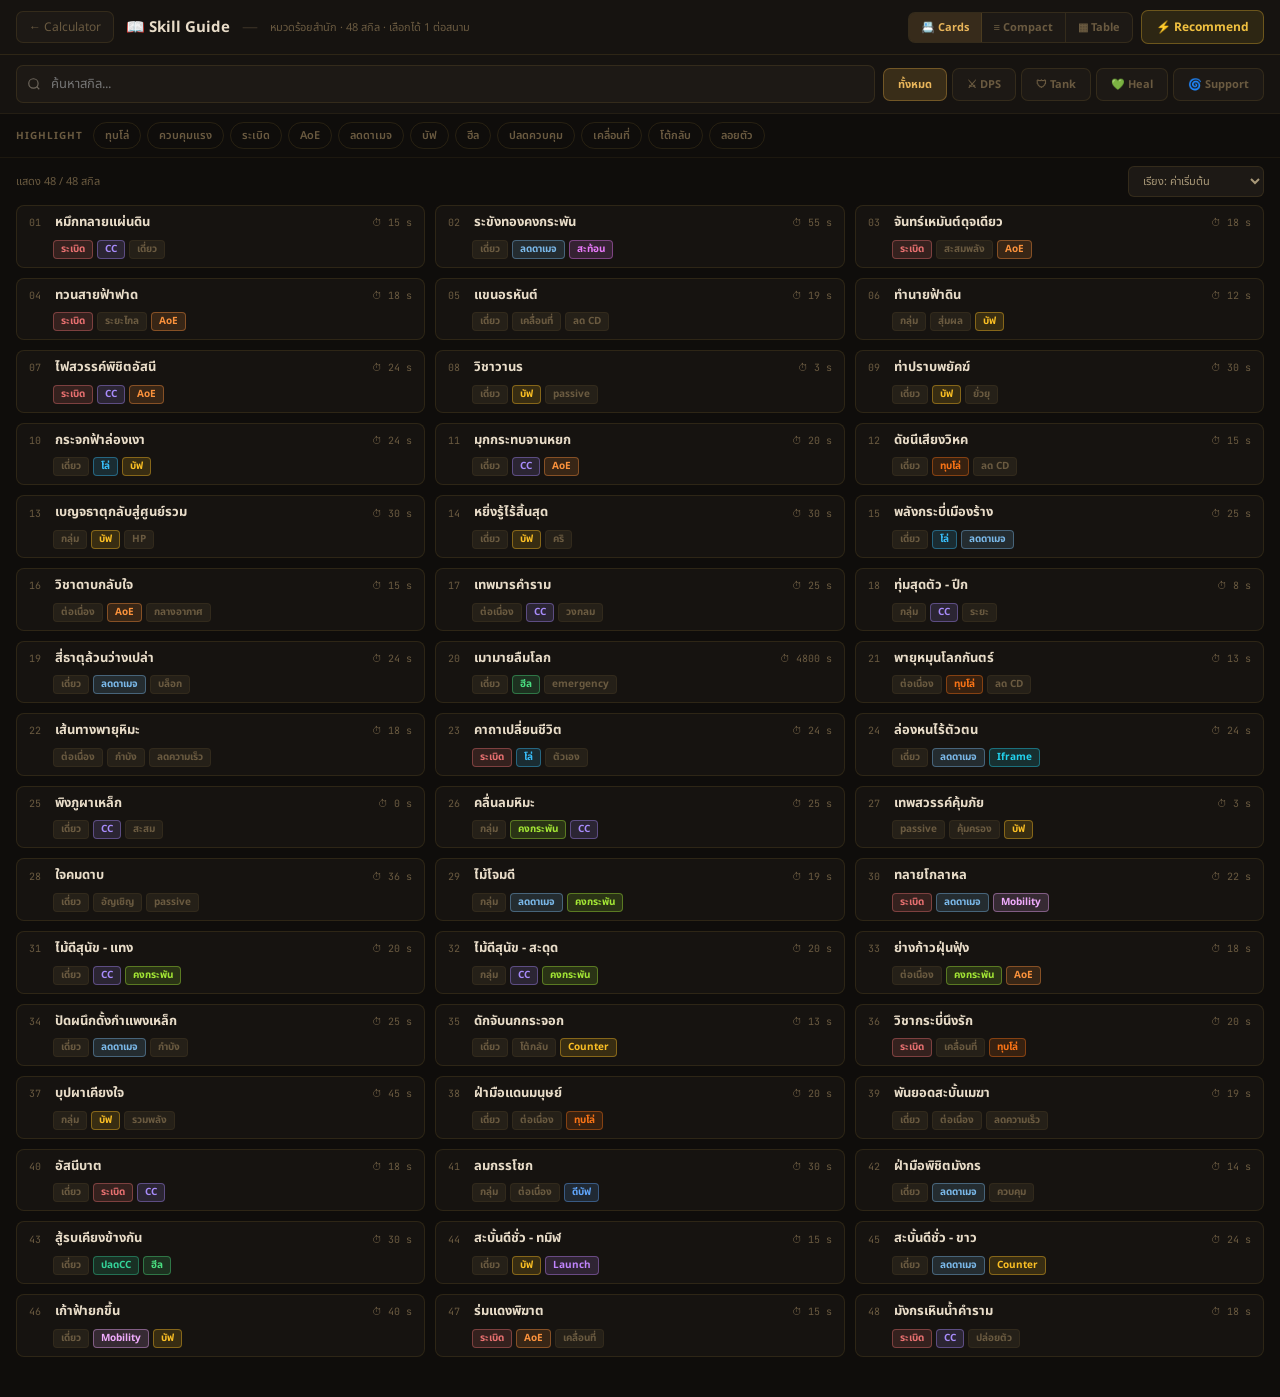
<file: skill.html>
<!DOCTYPE html>
<html lang="th">
<head>
<meta charset="UTF-8">
<meta name="viewport" content="width=device-width,initial-scale=1">
<title>Skill Guide — ร้อยสำนัก</title>
<link href="https://fonts.googleapis.com/css2?family=Noto+Sans+Thai:wght@300;400;500;600;700&family=JetBrains+Mono:wght@400;600;700&display=swap" rel="stylesheet">
<style>
:root{
  --bg:#0f0d0b;--bg2:#161310;--bg3:#1d1915;--bg4:#252018;
  --line:rgba(255,200,80,.1);--line2:rgba(255,200,80,.06);
  --gold:#c8963c;--gold-l:#e8b55a;
  --red:#d94040;--green:#4caf78;--blue:#4a9edd;--purple:#9b6dd6;--crit:#f0c040;
  --fg:#e8dcc8;--fg2:#a89878;--fg3:#6a5a40;
  --thai:'Noto Sans Thai',sans-serif;--mono:'JetBrains Mono',monospace;
}
*{box-sizing:border-box;margin:0;padding:0}
body{background:var(--bg);color:var(--fg);font-family:var(--thai);min-height:100vh}

/* Top bar */
.topbar{display:flex;align-items:center;gap:12px;padding:10px 16px;background:var(--bg2);border-bottom:1px solid var(--line);position:sticky;top:0;z-index:100;flex-wrap:wrap}
.back{text-decoration:none;color:var(--fg3);font-size:12px;padding:6px 12px;border:1px solid var(--line);border-radius:7px;background:var(--bg3);transition:.15s;white-space:nowrap}
.back:hover{color:var(--fg2);border-color:rgba(255,200,80,.2)}
.tb-title{font-size:15px;font-weight:700;color:var(--fg);display:flex;align-items:center;gap:8px}
.tb-meta{font-size:11px;color:var(--fg3)}
.tb-sep{color:var(--fg3);opacity:.4}
.tb-right{margin-left:auto;display:flex;align-items:center;gap:8px;flex-wrap:wrap}

.view-tog{display:inline-flex;background:var(--bg3);border:1px solid var(--line);border-radius:7px;overflow:hidden}
.vbtn{font-size:11px;font-weight:700;padding:6px 12px;border:none;background:transparent;color:var(--fg3);cursor:pointer;font-family:var(--thai);transition:.15s;display:flex;align-items:center;gap:5px;border-right:1px solid var(--line)}
.vbtn:last-child{border-right:none}
.vbtn:hover{color:var(--fg2)}
.vbtn.on{background:rgba(200,150,60,.15);color:var(--gold-l)}

.rec-btn{font-size:12px;font-weight:700;padding:7px 14px;border:1px solid rgba(255,200,50,.3);background:rgba(255,200,50,.1);color:var(--crit);border-radius:7px;cursor:pointer;font-family:var(--thai);transition:.15s;display:flex;align-items:center;gap:5px}
.rec-btn:hover{background:rgba(255,200,50,.18)}
.rec-btn.on{background:rgba(155,109,214,.2);border-color:rgba(155,109,214,.5);color:#c49ee8}

/* Filter bar */
.filterbar{padding:10px 16px;background:var(--bg2);border-bottom:1px solid var(--line2);display:flex;flex-wrap:wrap;gap:8px;align-items:center}
.search-wrap{position:relative;flex:1;min-width:200px}
.search-wrap svg{position:absolute;left:11px;top:50%;transform:translateY(-50%);opacity:.4;pointer-events:none}
#search{width:100%;padding:8px 12px 8px 34px;background:var(--bg3);border:1px solid var(--line);border-radius:7px;color:var(--fg);font-family:var(--thai);font-size:13px;outline:none;transition:.15s}
#search:focus{border-color:rgba(255,200,80,.25)}

.role-pills{display:flex;gap:5px;flex-wrap:wrap}
.rpill{font-size:11px;font-weight:700;padding:7px 14px;border-radius:7px;border:1px solid var(--line);background:var(--bg3);color:var(--fg3);cursor:pointer;font-family:var(--thai);transition:.15s;display:flex;align-items:center;gap:4px}
.rpill:hover{color:var(--fg2);border-color:rgba(255,200,80,.2)}
.rpill[data-r=""].on{background:rgba(200,150,60,.2);border-color:rgba(200,150,60,.4);color:var(--gold-l)}
.rpill[data-r="dps"].on{background:rgba(217,64,64,.2);border-color:rgba(217,64,64,.4);color:#e87070}
.rpill[data-r="tank"].on{background:rgba(74,158,221,.2);border-color:rgba(74,158,221,.4);color:#7ab8e8}
.rpill[data-r="heal"].on{background:rgba(76,175,120,.2);border-color:rgba(76,175,120,.4);color:#72d498}
.rpill[data-r="support"].on{background:rgba(155,109,214,.2);border-color:rgba(155,109,214,.4);color:#c49ee8}

/* Highlight chips */
.kwbar{padding:8px 16px;background:var(--bg);border-bottom:1px solid var(--line2);display:flex;gap:6px;flex-wrap:wrap;align-items:center}
.kw-lbl{font-size:10px;font-weight:700;color:var(--fg3);text-transform:uppercase;letter-spacing:.1em;margin-right:4px}
.kwchip{font-size:11px;font-weight:600;padding:4px 11px;border-radius:14px;border:1px solid var(--line);background:transparent;color:var(--fg3);cursor:pointer;font-family:var(--thai);transition:.12s}
.kwchip:hover{border-color:rgba(155,109,214,.3);color:var(--fg2)}
.kwchip.on{background:rgba(155,109,214,.18);border-color:rgba(155,109,214,.45);color:#c49ee8}

/* Recommend stat panel */
.rec-panel{background:var(--bg2);border-bottom:1px solid var(--line);padding:12px 16px;display:none;gap:10px;flex-wrap:wrap;align-items:flex-end}
.rec-panel.show{display:flex}
.rec-field{display:flex;flex-direction:column;gap:3px}
.rec-label{font-size:9px;font-weight:700;color:var(--fg3);text-transform:uppercase;letter-spacing:.08em}
.rec-input{width:90px;padding:6px 9px;background:var(--bg3);border:1px solid var(--line);border-radius:6px;color:var(--fg);font-family:var(--mono);font-size:12px;font-weight:600;outline:none}
.rec-input:focus{border-color:rgba(255,200,80,.3)}
.rec-role-sel{padding:6px 9px;background:var(--bg3);border:1px solid var(--line);border-radius:6px;color:var(--fg);font-family:var(--thai);font-size:12px;outline:none}
.rec-hint{font-size:10px;color:var(--fg3);margin-left:auto;align-self:center;line-height:1.5;text-align:right}

/* Info bar */
.infobar{padding:8px 16px;display:flex;align-items:center;gap:8px}
.count{font-size:11px;color:var(--fg3)}
.sort-sel{margin-left:auto;font-size:11px;padding:5px 10px;background:var(--bg3);border:1px solid var(--line);border-radius:6px;color:var(--fg2);font-family:var(--thai);outline:none}

/* Grid */
.sk-grid{padding:0 16px 40px;display:grid;grid-template-columns:repeat(3,1fr);gap:10px}
@media(max-width:1100px){.sk-grid{grid-template-columns:repeat(2,1fr)}}
@media(max-width:680px){.sk-grid{grid-template-columns:1fr}}

.sk{border:1px solid var(--line);border-radius:8px;background:var(--bg2);overflow:hidden;transition:border-color .15s}
.sk:hover{border-color:rgba(200,150,60,.25)}
.sk.hl-kw{border-color:rgba(155,109,214,.45);background:rgba(155,109,214,.04)}
.sk.hl-r1{border-color:rgba(232,112,112,.45)}
.sk.hl-r2{border-color:rgba(240,192,64,.4)}
.sk.hl-r3{border-color:rgba(76,175,120,.4)}

.sk-head{padding:9px 12px;cursor:pointer;display:flex;align-items:center;gap:8px;user-select:none}
.sk-idx{font-size:10px;color:var(--fg3);font-family:var(--mono);min-width:18px;flex-shrink:0}
.sk-name{font-size:13px;font-weight:700;color:var(--fg);flex:1;line-height:1.2}
.sk-badge{font-size:10px;font-weight:700;padding:2px 7px;border-radius:4px;display:inline-flex;align-items:center;gap:2px}
.sk-cd{font-size:10px;color:var(--fg3);font-family:var(--mono);display:flex;align-items:center;gap:3px}

.tier-r1{background:rgba(232,112,112,.2);border:1px solid rgba(232,112,112,.4);color:#e87070}
.tier-r2{background:rgba(240,192,64,.15);border:1px solid rgba(240,192,64,.35);color:var(--crit)}
.tier-r3{background:rgba(76,175,120,.15);border:1px solid rgba(76,175,120,.35);color:var(--green)}
.tier-kw{background:rgba(155,109,214,.15);border:1px solid rgba(155,109,214,.4);color:#c49ee8}

.sk-tags{padding:0 12px 8px 36px;display:flex;gap:4px;flex-wrap:wrap}
.tag{font-size:10px;padding:2px 7px;border-radius:4px;border:1px solid;font-weight:700;line-height:1.3}
.tag-plain{background:var(--bg4);border-color:var(--line2);color:var(--fg3)}

.sk-reason{padding:0 12px 8px 36px;font-size:10px;color:var(--green);font-family:var(--mono);line-height:1.5}
.sk-warn{padding:0 12px 8px 36px;font-size:10px;color:#e87070;font-family:var(--mono);line-height:1.5}

.sk-body{display:none;border-top:1px solid var(--line2);padding:10px 14px 12px 36px}
.sk.open .sk-body{display:block}
.sk-desc{font-size:11px;line-height:1.8;color:var(--fg2)}
.sk-ctr{font-size:11px;color:#e87070;margin-top:5px}
.sk-cmb{font-size:11px;color:var(--green)}
.sk-stats{font-size:10px;color:var(--fg3);margin-top:5px;font-family:var(--mono)}

/* Compact view */
.sk-grid.compact{grid-template-columns:1fr;gap:3px}
.sk-grid.compact .sk{border-radius:6px}
.sk-grid.compact .sk-head{padding:6px 10px}
.sk-grid.compact .sk-tags{padding:0 10px 5px 32px}
.sk-grid.compact .sk-reason,.sk-grid.compact .sk-warn{padding:0 10px 5px 32px}

/* Table view */
.sk-grid.table{display:block;padding:0 16px 40px}
.sk-grid.table .sk{border-radius:0;border-bottom:1px solid var(--line2);border-left:none;border-right:none;border-top:none;background:transparent}
.sk-grid.table .sk:first-child{border-top:1px solid var(--line2)}
.sk-grid.table .sk-head{padding:8px 0;gap:12px}
.sk-grid.table .sk-tags{padding:0 0 6px 30px}

/* Tag colors */
.t-CC{background:rgba(167,139,250,.15);border-color:rgba(167,139,250,.4);color:#a78bfa}
.t-ทุบโล่{background:rgba(249,115,22,.15);border-color:rgba(249,115,22,.4);color:#f97316}
.t-ระเบิด{background:rgba(232,112,112,.15);border-color:rgba(232,112,112,.4);color:#e87070}
.t-AoE{background:rgba(251,146,60,.15);border-color:rgba(251,146,60,.4);color:#fb923c}
.t-ฮีล{background:rgba(74,222,128,.15);border-color:rgba(74,222,128,.4);color:#4ade80}
.t-บัฟ{background:rgba(251,191,36,.15);border-color:rgba(251,191,36,.4);color:#fbbf24}
.t-ดีบัฟ{background:rgba(96,165,250,.15);border-color:rgba(96,165,250,.4);color:#60a5fa}
.t-ปลดCC{background:rgba(52,211,153,.15);border-color:rgba(52,211,153,.4);color:#34d399}
.t-Mobility{background:rgba(240,171,252,.15);border-color:rgba(240,171,252,.4);color:#f0abfc}
.t-ลดดาเมจ{background:rgba(122,184,232,.15);border-color:rgba(122,184,232,.4);color:#7ab8e8}
.t-Counter{background:rgba(251,191,36,.15);border-color:rgba(251,191,36,.4);color:#fbbf24}
.t-Launch{background:rgba(192,132,252,.15);border-color:rgba(192,132,252,.4);color:#c084fc}
.t-โล่{background:rgba(56,189,248,.15);border-color:rgba(56,189,248,.4);color:#38bdf8}
.t-สะท้อน{background:rgba(232,121,249,.15);border-color:rgba(232,121,249,.4);color:#e879f9}
.t-คงกระพัน{background:rgba(163,230,53,.15);border-color:rgba(163,230,53,.4);color:#a3e635}
.t-Iframe{background:rgba(34,211,238,.15);border-color:rgba(34,211,238,.4);color:#22d3ee}
</style>
</head>
<body>

<div class="topbar">
  <a class="back" href="/calc">← Calculator</a>
  <div class="tb-title">📖 Skill Guide</div>
  <span class="tb-sep">—</span>
  <div class="tb-meta">หมวดร้อยสำนัก · 48 สกิล · เลือกได้ 1 ต่อสนาม</div>
  <div class="tb-right">
    <div class="view-tog">
      <button class="vbtn on" id="vbtn-cards" onclick="setView('cards')">📇 Cards</button>
      <button class="vbtn" id="vbtn-compact" onclick="setView('compact')">≡ Compact</button>
      <button class="vbtn" id="vbtn-table" onclick="setView('table')">▦ Table</button>
    </div>
    <button class="rec-btn" id="rec-btn" onclick="toggleRec()">⚡ Recommend</button>
  </div>
</div>

<div class="filterbar">
  <div class="search-wrap">
    <svg width="14" height="14" viewBox="0 0 24 24" fill="none" stroke="currentColor" stroke-width="2"><circle cx="11" cy="11" r="8"/><line x1="21" y1="21" x2="16.65" y2="16.65"/></svg>
    <input id="search" placeholder="ค้นหาสกิล..." oninput="render()">
  </div>
  <div class="role-pills">
    <button class="rpill on" data-r="" onclick="setRole(this)">ทั้งหมด</button>
    <button class="rpill" data-r="dps" onclick="setRole(this)">⚔ DPS</button>
    <button class="rpill" data-r="tank" onclick="setRole(this)">🛡 Tank</button>
    <button class="rpill" data-r="heal" onclick="setRole(this)">💚 Heal</button>
    <button class="rpill" data-r="support" onclick="setRole(this)">🌀 Support</button>
  </div>
</div>

<div class="kwbar">
  <span class="kw-lbl">Highlight</span>
  <button class="kwchip" data-kw="ทุบโล่" onclick="toggleKW(this)">ทุบโล่</button>
  <button class="kwchip" data-kw="CC" onclick="toggleKW(this)">ควบคุมแรง</button>
  <button class="kwchip" data-kw="ระเบิด" onclick="toggleKW(this)">ระเบิด</button>
  <button class="kwchip" data-kw="AoE" onclick="toggleKW(this)">AoE</button>
  <button class="kwchip" data-kw="ลดดาเมจ" onclick="toggleKW(this)">ลดดาเมจ</button>
  <button class="kwchip" data-kw="บัฟ" onclick="toggleKW(this)">บัฟ</button>
  <button class="kwchip" data-kw="ฮีล" onclick="toggleKW(this)">ฮีล</button>
  <button class="kwchip" data-kw="ปลดCC" onclick="toggleKW(this)">ปลดควบคุม</button>
  <button class="kwchip" data-kw="Mobility" onclick="toggleKW(this)">เคลื่อนที่</button>
  <button class="kwchip" data-kw="Counter" onclick="toggleKW(this)">โต้กลับ</button>
  <button class="kwchip" data-kw="Launch" onclick="toggleKW(this)">ลอยตัว</button>
</div>

<div class="rec-panel" id="rec-panel">
  <div class="rec-field">
    <span class="rec-label">Role ของฉัน</span>
    <select class="rec-role-sel" id="rec-role" onchange="onRoleChange()">
      <option value="dps">⚔ DPS</option>
      <option value="tank">🛡 Tank</option>
      <option value="heal">💚 Healer</option>
    </select>
  </div>
  <div class="rec-field" id="rf-atk">
    <span class="rec-label">ATK</span>
    <input class="rec-input" id="r-atk" type="number" value="5000" oninput="render()">
  </div>
  <div class="rec-field" id="rf-acc">
    <span class="rec-label">แม่นยำ</span>
    <input class="rec-input" id="r-acc" type="number" value="900" oninput="render()">
  </div>
  <div class="rec-field" id="rf-crit">
    <span class="rec-label">คริ</span>
    <input class="rec-input" id="r-crit" type="number" value="1200" oninput="render()">
  </div>
  <div class="rec-field" id="rf-def" style="display:none">
    <span class="rec-label">DEF</span>
    <input class="rec-input" id="r-def" type="number" value="5000" oninput="render()">
  </div>
  <div class="rec-field" id="rf-hp" style="display:none">
    <span class="rec-label">HP</span>
    <input class="rec-input" id="r-hp" type="number" value="60000" oninput="render()">
  </div>
  <div class="rec-hint">ระบบจะ rank สกิลที่เหมาะกับ stat<br>ของคุณมากที่สุดก่อน</div>
</div>

<div class="infobar">
  <span class="count" id="count"></span>
  <select class="sort-sel" id="sort" onchange="render()">
    <option value="default">เรียง: ค่าเริ่มต้น</option>
    <option value="score">เรียง: คะแนน</option>
    <option value="cd-asc">เรียง: CD น้อย→มาก</option>
    <option value="cd-desc">เรียง: CD มาก→น้อย</option>
    <option value="name">เรียง: ชื่อ</option>
  </select>
</div>

<div class="sk-grid" id="sklist"></div>

<script>
const SKILLS = [
  {id:1, name:'หมึกทลายแผ่นดิน',  role:'dps',     cd:15, tags:['ระเบิด','CC','เดี่ยว'],
   stats:['ATK','แม่นยำ'], sc:{atk:2},
   desc:'ดาเมจ 37,105 (น้ำ)|vs มอนสเตอร์ +400%|สถานะตาย +150%|ลดแม่นยำ 40%',
   ctr:'ใช้กับ DPS hit rate สูง', cmb:'CC ก่อน'},
  {id:2, name:'ระขังทองคงกระพัน', role:'tank',    cd:55, tags:['เดี่ยว','ลดดาเมจ','สะท้อน'],
   stats:['DEF','HP'], sc:{def:3,hp:2},
   desc:'ลดดาเมจตัวเอง 45%|สะท้อนดาเมจ 35%/8วิ|ลดความเร็ว 35%',
   ctr:'ดีช่วงรับ burst', cmb:'คู่กับ Healer'},
  {id:3, name:'จันทร์เหมันต์ดุจเดียว', role:'dps', cd:18, tags:['ระเบิด','สะสมพลัง','AoE'],
   stats:['ATK','พลังคริ'], sc:{atk:3,crit:1},
   desc:'สูงสุด 41,878 (ทอง)|สะสมพลัง 4 ระดับ|AoE 13×4',
   ctr:'ยิ่งสะสมนานยิ่งดี', cmb:'คู่กับสกิล immobilize'},
  {id:4, name:'ทวนสายฟ้าฟาด',     role:'dps',     cd:18, tags:['ระเบิด','ระยะไกล','AoE'],
   stats:['ATK','พลังคริ'], sc:{atk:3},
   desc:'3,615–43,026 (สายฟ้า)|เพิกเฉยลด 20-70%|AoE 25×5',
   ctr:'ระยะไกล ปลอดภัย', cmb:'buff ATK ก่อน charge'},
  {id:5, name:'แขนอรหันต์',        role:'dps',     cd:19, tags:['เดี่ยว','เคลื่อนที่','ลด CD'],
   stats:['ATK','เจาะเกราะ'], sc:{atk:2},
   desc:'ต่อเนื่อง 18,329 (กายภาพ)|GCD 1.3วิ|วงกลม 20',
   ctr:'Mobility สูง หนี CC ได้', cmb:'ลด CD สกิลอื่น'},
  {id:6, name:'ทำนายฟ้าดิน',       role:'support', cd:12, tags:['กลุ่ม','สุ่มผล','บัฟ'],
   stats:['HP','พลังสำนัก'], sc:{hp:1},
   desc:'สุ่ม 8 แบบ|โชคดีมาก 20%|โชคดี 65%|โชคร้าย 15%',
   ctr:'ผลไม่แน่นอน', cmb:'ใช้เปิดตัว'},
  {id:7, name:'ไฟสวรรค์พิชิตอัสนี', role:'dps',   cd:24, tags:['ระเบิด','CC','AoE'],
   stats:['ATK','พลังคริ','เจาะเกราะ'], sc:{atk:3},
   desc:'หมุนพัน 6,885|กวาดเปลวไฟ 22,029|ระเบิดกระบี่ 26,504|ล้ม 1วิ',
   ctr:'interrupt cast ศัตรู', cmb:'ช่วงศัตรู cast สกิลใหญ่'},
  {id:8, name:'วิชาวานร',           role:'support', cd:3,  tags:['เดี่ยว','บัฟ','passive'],
   stats:['HP','DEF','ความเร็ว'], sc:{hp:2},
   desc:'ฮีล HP 5%+301|โลหะพลัง +5%|บล็อก +145|ลดดาเมจสกิล -15%|ความเร็ว +7%',
   ctr:'—', cmb:'เลือก buff ตาม role'},
  {id:9, name:'ท่าปราบพยัคฆ์',     role:'tank',    cd:30, tags:['เดี่ยว','บัฟ','ยั่วยุ'],
   stats:['HP','DEF'], sc:{hp:1},
   desc:'ดาเมจ vs มอนสเตอร์ +15%|รับดาเมจ +8%|ความแค้น +150%/15วิ',
   ctr:'PVE เท่านั้น', cmb:'คู่ Healer เพื่อ sustain'},
  {id:10, name:'กระจกฟ้าล่องเงา',  role:'support', cd:24, tags:['เดี่ยว','โล่','บัฟ'],
   stats:['HP'], sc:{hp:3},
   desc:'โล่ 30% HP สูงสุด/8วิ|CD 2ช่วง 50วิ',
   ctr:'HP สูง → โล่หนา', cmb:'ใช้ก่อนรับ burst'},
  {id:11, name:'มุกกระทบจานหยก',   role:'dps',     cd:20, tags:['เดี่ยว','CC','AoE'],
   stats:['ATK','คริ','พลังคริ'], sc:{atk:2,crit:3},
   desc:'ลูกแก้วเล็ก 25,196|ลูกแก้วใหญ่ 23,406|มึนงง 0.4วิ|เป้าลอย +100%',
   ctr:'Juggle combo', cmb:'คู่กับสกิล Launch'},
  {id:12, name:'ดัชนีเสียงวิหค',   role:'dps',     cd:15, tags:['เดี่ยว','ทุบโล่','ลด CD'],
   stats:['ATK','เจาะเกราะ'], sc:{atk:1},
   desc:'ทุบโล่ 36% HP|ลดต้านทาน +35%|ลด CD 6วิ',
   ctr:'vs Tank/Bruiser', cmb:'ตามด้วยสกิล ATK สูง'},
  {id:13, name:'เบญจธาตุกลับสู่ศูนย์รวม', role:'support', cd:30, tags:['กลุ่ม','บัฟ','HP'],
   stats:['HP','พลังสำนัก'], sc:{hp:3},
   desc:'เพิ่ม HP สูงสุด 6%+1,800/1800วิ|AoE วงกลม 20',
   ctr:'—', cmb:'ใช้ก่อนสนาม'},
  {id:14, name:'หยิ่งรู้ไร้สิ้นสุด', role:'dps',   cd:30, tags:['เดี่ยว','บัฟ','คริ'],
   stats:['คริ','พลังคริ'], sc:{crit:3},
   desc:'คริ +132|ดาเมจคริ +6.6%/1800วิ',
   ctr:'—', cmb:'ใช้ทุกสนาม — buff ถาวร'},
  {id:15, name:'พลังกระบี่เมืองร้าง', role:'tank', cd:25, tags:['เดี่ยว','โล่','ลดดาเมจ'],
   stats:['DEF','HP'], sc:{def:2,hp:3},
   desc:'โล่ 13,922|ลดดาเมจ 50%/3วิ|รีเฟรช 3ครั้ง',
   ctr:'sustain ยาว', cmb:'คู่กับ self-heal'},
  {id:16, name:'วิชาดาบกลับใจ',    role:'dps',     cd:15, tags:['ต่อเนื่อง','AoE','กลางอากาศ'],
   stats:['ATK','เจาะเกราะ'], sc:{atk:3},
   desc:'ดาบยมทูต 19,901 (ทอง)|ไม่ถูก CC +50%|เพิกเฉยลด 30%',
   ctr:'ยิ่งไม่ถูก CC ยิ่งดี', cmb:'ใช้ช่วงไม่ถูกรบกวน'},
  {id:17, name:'เทพมารคำราม',       role:'dps',     cd:25, tags:['ต่อเนื่อง','CC','วงกลม'],
   stats:['ATK','เจาะเกราะ'], sc:{atk:2},
   desc:'ต่อเนื่อง 30,118|มึนงง 1วิ|ตัวเองมึนงง 0.75วิ',
   ctr:'ระวัง self-stun', cmb:'ใช้เปิดตัว'},
  {id:18, name:'ทุ่มสุดตัว - ปีก', role:'dps',     cd:8,  tags:['กลุ่ม','CC','ระยะ'],
   stats:['ATK','แม่นยำ'], sc:{atk:1,acc:3},
   desc:'ขนนก 3,443|เรียกคืน 15,145 (ไฟ)|แม่นยำ 1ครั้ง/100% 2ครั้ง/50%',
   ctr:'CD สั้น spam ได้', cmb:'hit rate สูง'},
  {id:19, name:'สี่ธาตุล้วนว่างเปล่า', role:'tank', cd:24, tags:['เดี่ยว','ลดดาเมจ','บล็อก'],
   stats:['DEF','HP'], sc:{def:3,hp:2},
   desc:'ลดดาเมจ 20%|vs CC+คงกระพัน -70%|บล็อก 30ครั้ง/15วิ',
   ctr:'Counter burst DPS', cmb:'เปิดก่อนรับ burst'},
  {id:20, name:'เมามายลืมโลก',      role:'heal',    cd:4800, tags:['เดี่ยว','ฮีล','emergency'],
   stats:['HP'], sc:{hp:1},
   desc:'ยาเร่งด่วน 3ชุด/4วิ|CD 1ชั่วโมง 20นาที',
   ctr:'—', cmb:'emergency เท่านั้น'},
  {id:21, name:'พายุหมุนโลกกันตร์', role:'dps',     cd:13, tags:['ต่อเนื่อง','ทุบโล่','ลด CD'],
   stats:['ATK','เจาะเกราะ'], sc:{atk:2},
   desc:'หมุน 1,377/วิ (สายฟ้า)|ทุบโล่ 5%/วิ สูงสุด 6วิ|ลด CD 8วิ',
   ctr:'ทุบโล่ต่อเนื่อง', cmb:'คู่กับสกิลหนักหลังทุบโล่'},
  {id:22, name:'เส้นทางพายุหิมะ',  role:'dps',     cd:18, tags:['ต่อเนื่อง','กำบัง','ลดความเร็ว'],
   stats:['ATK','DEF'], sc:{atk:2},
   desc:'กำแพงลม 23,234|ลดความเร็ว 50%/3วิ|ต้านระยะ 25%/10วิ',
   ctr:'vs DPS ระยะไกล', cmb:'สกัดกั้น'},
  {id:23, name:'คาถาเปลี่ยนชีวิต', role:'dps',     cd:24, tags:['ระเบิด','โล่','ตัวเอง'],
   stats:['HP','ATK'], sc:{atk:2,hp:2},
   desc:'ใช้ HP 20%|โล่ 35% HP ปัจจุบัน|ระเบิด 33,181 (ไฟ)',
   ctr:'HP สูงยิ่งดี', cmb:'ใช้ช่วง HP สูง'},
  {id:24, name:'ล่องหนไร้ตัวตน',   role:'tank',    cd:24, tags:['เดี่ยว','ลดดาเมจ','Iframe'],
   stats:['DEF','HP'], sc:{def:2},
   desc:'ไม่เกิดผล 1ครั้งหลังใช้|หลังถูกโจมตี 3ครั้ง/6วิ',
   ctr:'Iframe แท้ 3 hit', cmb:'ช่วง burst ศัตรู'},
  {id:25, name:'พิงภูผาเหล็ก',      role:'tank',    cd:0,  tags:['เดี่ยว','CC','สะสม'],
   stats:['DEF','HP'], sc:{def:2,hp:2},
   desc:'ดาเมจ 13,769 (ดิน)|ลดดาเมจ 10-20% stack 2ครั้ง|สะสม 5ครั้ง',
   ctr:'ยิ่ง stack ยิ่งดี', cmb:'spam เพื่อ stack'},
  {id:26, name:'คลื่นลมหิมะ',       role:'dps',     cd:25, tags:['กลุ่ม','คงกระพัน','CC'],
   stats:['ATK','DEF'], sc:{atk:3},
   desc:'ดาเมจ 73,143 (น้ำแข็ง)|ลดความเร็ว 40%/4วิ|ลดดาเมจ 25-64%',
   ctr:'ศัตรูรวมกลุ่ม', cmb:'หลัง pull/CC'},
  {id:27, name:'เทพสวรรค์คุ้มภัย', role:'support', cd:3,  tags:['passive','คุ้มครอง','บัฟ'],
   stats:['HP','พลังสำนัก'], sc:{hp:1},
   desc:'คุ้มครองทีม 1คน|กลุ่ม 2คน|ระยะ 20',
   ctr:'—', cmb:'passive เปิดตลอด'},
  {id:28, name:'ใจคมดาบ',           role:'dps',     cd:36, tags:['เดี่ยว','อัญเชิญ','passive'],
   stats:['ATK','คริ'], sc:{atk:2,crit:2},
   desc:'ร่ายพัน 6,230|ระเบิด 24,893/15วิ|ต่อเนื่อง 34,291/24วิ|vs มอนสเตอร์ +30%',
   ctr:'background DPS', cmb:'ปล่อยแล้วใช้สกิลอื่น'},
  {id:29, name:'ไม้โจมดี',          role:'tank',    cd:19, tags:['กลุ่ม','ลดดาเมจ','คงกระพัน'],
   stats:['DEF','HP','ข่มสำนัก'], sc:{def:3,hp:2},
   desc:'ตั้งดาบลด 60%|ป้องสำนัก +8%|โจมตี 47,328 (ไฟ)|ลดดาเมจ 17-48%',
   ctr:'รับ burst + เพิ่มป้องสำนัก', cmb:'counter punish'},
  {id:30, name:'ทลายโกลาหล',        role:'dps',     cd:22, tags:['ระเบิด','ลดดาเมจ','Mobility'],
   stats:['ATK','DEF'], sc:{atk:2},
   desc:'ลดดาเมจ 30% + ต้านระยะ 50%|ระเบิด 7,745–18,587 (ไฟ)',
   ctr:'ต้านระยะขณะเดิน', cmb:'dash เข้าหา + ระเบิด'},
  {id:31, name:'ไม้ดีสุนัข - แทง', role:'dps',     cd:20, tags:['เดี่ยว','CC','คงกระพัน'],
   stats:['ATK','เจาะเกราะ'], sc:{atk:3},
   desc:'สูงสุด 30,979|เพิกเฉยลด DEF 50%|ลดดาเมจตัวเอง 35%',
   ctr:'ทะลุ DEF ศัตรู', cmb:'คู่กับ ไม้ดีสุนัข-สะดุด'},
  {id:32, name:'ไม้ดีสุนัข - สะดุด', role:'dps',   cd:20, tags:['กลุ่ม','CC','คงกระพัน'],
   stats:['ATK','เจาะเกราะ'], sc:{atk:3},
   desc:'AoE 23,234|เพิกเฉยลด 50%|ลดดาเมจตัวเอง 35%',
   ctr:'AoE knock', cmb:'คู่กับ ไม้ดีสุนัข-แทง'},
  {id:33, name:'ย่างก้าวฝุ่นฟุ้ง',  role:'dps',     cd:18, tags:['ต่อเนื่อง','คงกระพัน','AoE'],
   stats:['ATK','คริ'], sc:{atk:2,crit:1},
   desc:'บินขึ้น 4,647|ต่อเนื่อง 4,647/วิ/5วิ|ลดดาเมจ 10%',
   ctr:'หลีก ground CC', cmb:'air combo'},
  {id:34, name:'ปัดผนึกดั้งกำแพงเหล็ก', role:'tank', cd:25, tags:['เดี่ยว','ลดดาเมจ','กำบัง'],
   stats:['DEF','HP'], sc:{def:3,hp:2},
   desc:'5.5วิ|ลดดาเมจ 60%|วงกลม 5',
   ctr:'wall สกัดทีมศัตรู', cmb:'วางใกล้ Healer'},
  {id:35, name:'ดักจับนกกระจอก',   role:'tank',    cd:13, tags:['เดี่ยว','โต้กลับ','Counter'],
   stats:['DEF','HP'], sc:{def:2},
   desc:'โต้กลับ 4วิ|จับได้ ลด 80%+CC 2.6วิ|ไม่โต้กลับ ลด CD 6วิ',
   ctr:'จับ DPS rush เข้ามา', cmb:'ตาม CC ลดดาเมจ'},
  {id:36, name:'วิชากระบี่นึงรัก',  role:'dps',     cd:20, tags:['ระเบิด','เคลื่อนที่','ทุบโล่'],
   stats:['ATK','เจาะเกราะ'], sc:{atk:2},
   desc:'ท่า 2: 15,145 ทุบโล่ 48% HP|AoE 8×3',
   ctr:'ทุบโล่สูง vs Tank', cmb:'ตามด้วยสกิล ATK สูง'},
  {id:37, name:'บุปผาเคียงใจ',      role:'support', cd:45, tags:['กลุ่ม','บัฟ','รวมพลัง'],
   stats:['พลังสำนัก','ข่มสำนัก'], sc:{def:1,hp:1},
   desc:'รวมพลัง 110,971|ลดดาเมจทั้งคู่ 65%|ลดดงกระพัน 60%|CD ทีม 45วิ',
   ctr:'ปกป้องทีมช่วง burst', cmb:'คู่กับ DPS AoE'},
  {id:38, name:'ฝ่ามือแดนมนุษย์',  role:'dps',     cd:20, tags:['เดี่ยว','ต่อเนื่อง','ทุบโล่'],
   stats:['ATK','เจาะเกราะ','แม่นยำ'], sc:{atk:2,acc:2},
   desc:'ต่อเนื่อง 26,487|สุดท้าย 10,301|ปิดโล่ 42% HP|ลดความเร็ว 30%',
   ctr:'vs Tank/Bruiser', cmb:'ลด DEF หลังปิดโล่'},
  {id:39, name:'พันยอดสะบั้นเมฆา', role:'dps',     cd:19, tags:['เดี่ยว','ต่อเนื่อง','ลดความเร็ว'],
   stats:['ATK','ความเร็ว'], sc:{atk:1},
   desc:'ดาเมจ 2,926/0.7วิ|ลดความเร็ว 38%/2วิ',
   ctr:'ชะลอ DPS ความเร็วสูง', cmb:'CC ล็อกเป้า'},
  {id:40, name:'อัสนีบาต',          role:'dps',     cd:18, tags:['เดี่ยว','ระเบิด','CC'],
   stats:['ATK','เจาะเกราะ','แม่นยำ'], sc:{atk:3,acc:1},
   desc:'ควงดาบ 47,328|กระเด็น 1.3วิ|ลด CD เมื่อไม่ถูกโจมตี 10วิ',
   ctr:'Burst ช่วง Healer CD', cmb:'buff ATK ก่อน cast'},
  {id:41, name:'ลมกรรโชก',          role:'dps',     cd:30, tags:['กลุ่ม','ต่อเนื่อง','ดีบัฟ'],
   stats:['ATK','เจาะเกราะ'], sc:{atk:3},
   desc:'ลม 61,957|+65% vs ไม่ CC+ดงกระพัน|ลดรับ 65%|CD ทีม 30วิ',
   ctr:'ศัตรูไม่มี CC', cmb:'ใช้หลัง CC ศัตรูหมด'},
  {id:42, name:'ฝ่ามือพิชิตมังกร', role:'tank',    cd:14, tags:['เดี่ยว','ลดดาเมจ','ควบคุม'],
   stats:['DEF','HP','ข่มสำนัก'], sc:{def:3,hp:2},
   desc:'เป้าหลัก 7,194|ลดดาเมจ 70%/6วิ|ปล่อยไม่ได้ CD ลดเหลือ 6วิ',
   ctr:'สกัด burst DPS', cmb:'ป้องกัน Healer'},
  {id:43, name:'สู้รบเคียงข้างกัน', role:'support', cd:30, tags:['เดี่ยว','ปลดCC','ฮีล'],
   stats:['HP','พลังสำนัก'], sc:{hp:2},
   desc:'KD 1วิ|ฮีล 6,989|ลดดาเมจสิ่งไม่ใช่มนุษย์ 70%',
   ctr:'ปลด CC เพื่อน', cmb:'คู่ Tank ที่ถูก CC บ่อย'},
  {id:44, name:'สะบั้นดีชั่ว - ทมิฬ', role:'dps', cd:15, tags:['เดี่ยว','บัฟ','Launch'],
   stats:['ATK','คริ'], sc:{atk:2,crit:2},
   desc:'ดาเมจ +20%×2|กลางอากาศ: มาเจ็บ 70%/6วิ + ดาเมจ 20%×3',
   ctr:'เป้าลอยยิ่งดาเมจสูง', cmb:'คู่กับ Launch/Juggle'},
  {id:45, name:'สะบั้นดีชั่ว - ขาว', role:'tank',  cd:24, tags:['เดี่ยว','ลดดาเมจ','Counter'],
   stats:['DEF','HP'], sc:{def:3},
   desc:'ลดดาเมจ 20%|สกิลระเบิด -70%/12วิ|บล็อก 3ครั้ง',
   ctr:'Counter สกิลระเบิด', cmb:'ก่อนรับ burst'},
  {id:46, name:'เก้าฟ้ายกขึ้น',     role:'dps',     cd:40, tags:['เดี่ยว','Mobility','บัฟ'],
   stats:['ATK','ความเร็ว','คริ'], sc:{atk:1},
   desc:'บิน 8.7วิ|ดาเมจ 14,244|ลด CD 1.5วิ/ครั้ง สูงสุด 6วิ',
   ctr:'หนี burst ได้', cmb:'Reset + ลด CD สกิลอื่น'},
  {id:47, name:'ร่มแดงพิฆาต',       role:'dps',     cd:15, tags:['ระเบิด','AoE','เคลื่อนที่'],
   stats:['ATK','พลังคริ','คริ'], sc:{atk:2,crit:2},
   desc:'ลม 3,860/วิ|ร่ม 8วิ|ซากุระ 10,291|ถูก CC เพิ่ม CD 10วิ',
   ctr:'อ่อนแอถ้าถูก CC ระหว่าง cast', cmb:'คู่กับ CC-immune'},
  {id:48, name:'มังกรเหินน้ำคำราม', role:'tank',    cd:18, tags:['ระเบิด','CC','ปล่อยตัว'],
   stats:['DEF','HP','ข่มสำนัก'], sc:{def:2,hp:2},
   desc:'น้ำใหญ่ 14,293|ปลดลอยตัว +100%|ลดดาเมจ 60%/3.6วิ|ต้องการ ≤7วา + ไม่ถูก CC',
   ctr:'ป้องกัน Juggle', cmb:'ปลด CC ก่อน cast'},
];

let activeRole = '';
let activeKWs  = new Set();
let recMode    = false;
let viewMode   = 'cards';

const TAG_CLS = new Set(['CC','ทุบโล่','ระเบิด','AoE','ฮีล','บัฟ','ดีบัฟ',
  'ปลดCC','Mobility','ลดดาเมจ','Counter','Launch','โล่','สะท้อน','คงกระพัน','Iframe']);

function tagHTML(t){
  const cls = TAG_CLS.has(t) ? 't-'+t : 'tag-plain';
  return `<span class="tag ${cls}">${t}</span>`;
}

function calcScore(s){
  if(!recMode) return {total:0,reasons:[],warnings:[]};
  const role = document.getElementById('rec-role').value;
  const v = id => parseFloat(document.getElementById(id)?.value)||0;
  const sc = s.sc||{};
  let total=0, reasons=[], warnings=[];

  if(role==='dps'){
    const atk=v('r-atk'), acc=v('r-acc'), crit=v('r-crit');
    if(sc.atk){const t=atk>9000?3:atk>6000?2:atk>3000?1:0;total+=sc.atk*t;if(t>=2)reasons.push('ATK '+atk.toLocaleString());else if(!t)warnings.push('ATK ต่ำ');}
    if(sc.acc){const t=acc>900?3:acc>600?2:acc>300?1:0;total+=sc.acc*t;if(t>=2)reasons.push('แม่นยำ '+acc);else if(!t)warnings.push('แม่นยำต่ำ');}
    if(sc.crit){const t=crit>700?3:crit>400?2:crit>200?1:0;total+=sc.crit*t;if(t>=2)reasons.push('คริ '+crit);else if(!t)warnings.push('คริต่ำ');}
  } else if(role==='tank'){
    const def=v('r-def'), hp=v('r-hp');
    if(sc.def){const t=def>8000?3:def>5000?2:def>2000?1:0;total+=sc.def*t;if(t>=2)reasons.push('DEF '+def.toLocaleString());else if(!t)warnings.push('DEF ต่ำ');}
    if(sc.hp){const t=hp>80000?3:hp>50000?2:hp>30000?1:0;total+=sc.hp*t;if(t>=2)reasons.push('HP '+hp.toLocaleString());}
  } else {
    const hp=v('r-hp');
    if(sc.hp){const t=hp>80000?3:hp>50000?2:hp>30000?1:0;total+=sc.hp*t;if(t>=2)reasons.push('HP '+hp.toLocaleString());}
  }

  const fit={dps:['dps'],tank:['tank'],heal:['heal','support']}[role]||[];
  if(fit.includes(s.role)) total+=2;

  return {total,reasons,warnings};
}

function render(){
  const q    = document.getElementById('search').value.toLowerCase();
  const sort = document.getElementById('sort').value;

  let list = SKILLS.filter(s=>{
    if(activeRole && s.role!==activeRole) return false;
    if(q && !s.name.toLowerCase().includes(q) &&
            !s.desc.toLowerCase().includes(q) &&
            !s.tags.join(' ').toLowerCase().includes(q)) return false;
    return true;
  }).map(s=>{
    const scored  = calcScore(s);
    const kwMatch = activeKWs.size>0 && s.tags.some(t=>activeKWs.has(t));
    return {...s, ...scored, kwMatch};
  });

  if(sort==='score' || recMode){
    list.sort((a,b)=>(b.kwMatch?1:0)-(a.kwMatch?1:0)||b.total-a.total);
  } else if(sort==='cd-asc')  list.sort((a,b)=>a.cd-b.cd);
  else if(sort==='cd-desc')   list.sort((a,b)=>b.cd-a.cd);
  else if(sort==='name')      list.sort((a,b)=>a.name.localeCompare(b.name,'th'));
  else if(activeKWs.size>0)   list.sort((a,b)=>(b.kwMatch?1:0)-(a.kwMatch?1:0));

  document.getElementById('count').textContent = `แสดง ${list.length} / ${SKILLS.length} สกิล`;

  const badgeFor = (s)=>{
    if(s.kwMatch) return `<span class="sk-badge tier-kw">★</span>`;
    if(!recMode) return '';
    if(s.total>=10) return `<span class="sk-badge tier-r1">🔥 #1</span>`;
    if(s.total>=7)  return `<span class="sk-badge tier-r2">⭐ ดี</span>`;
    if(s.total>=4)  return `<span class="sk-badge tier-r3">✓ ดี</span>`;
    return '';
  };

  const hlCls = (s)=>{
    if(s.kwMatch) return 'hl-kw';
    if(recMode){
      if(s.total>=10) return 'hl-r1';
      if(s.total>=7)  return 'hl-r2';
      if(s.total>=4)  return 'hl-r3';
    }
    return '';
  };

  const grid = document.getElementById('sklist');
  grid.className = 'sk-grid' + (viewMode==='cards'?'':' '+viewMode);

  grid.innerHTML = list.map(s=>`
    <div class="sk ${hlCls(s)}" id="sk${s.id}">
      <div class="sk-head" onclick="toggle(${s.id})">
        <span class="sk-idx">${String(s.id).padStart(2,'0')}</span>
        <span class="sk-name">${s.name}</span>
        ${badgeFor(s)}
        <span class="sk-cd">⏱ ${s.cd} s</span>
      </div>
      <div class="sk-tags">${s.tags.map(tagHTML).join('')}</div>
      ${s.reasons?.length&&(recMode||s.kwMatch)?`<div class="sk-reason">✓ ${s.reasons.join(' · ')}</div>`:''}
      ${s.warnings?.length&&(recMode||s.kwMatch)?`<div class="sk-warn">⚠ ${s.warnings[0]}</div>`:''}
      <div class="sk-body">
        <div class="sk-desc">${s.desc.replace(/\|/g,'<br>')}</div>
        ${s.ctr&&s.ctr!=='—'?`<div class="sk-ctr">⚡ Counter: ${s.ctr}</div>`:''}
        ${s.cmb?`<div class="sk-cmb">🔗 Combo: ${s.cmb}</div>`:''}
        ${s.stats?.length?`<div class="sk-stats">Stat หลัก: ${s.stats.join(', ')}</div>`:''}
      </div>
    </div>
  `).join('');
}

function toggle(id){
  document.getElementById('sk'+id)?.classList.toggle('open');
}

function setRole(btn){
  activeRole = btn.dataset.r;
  document.querySelectorAll('.rpill').forEach(b=>b.classList.remove('on'));
  btn.classList.add('on');
  render();
}

function toggleKW(btn){
  const kw = btn.dataset.kw;
  if(activeKWs.has(kw)){activeKWs.delete(kw);btn.classList.remove('on');}
  else{activeKWs.add(kw);btn.classList.add('on');}
  render();
}

function setView(v){
  viewMode = v;
  document.querySelectorAll('.vbtn').forEach(b=>b.classList.remove('on'));
  document.getElementById('vbtn-'+v).classList.add('on');
  render();
}

function toggleRec(){
  recMode = !recMode;
  document.getElementById('rec-btn').classList.toggle('on', recMode);
  document.getElementById('rec-panel').classList.toggle('show', recMode);
  if(recMode) document.getElementById('sort').value='score';
  else document.getElementById('sort').value='default';
  onRoleChange();
  render();
}

function onRoleChange(){
  const role = document.getElementById('rec-role').value;
  ['atk','acc','crit'].forEach(f=>document.getElementById('rf-'+f).style.display=role==='dps'?'':'none');
  ['def','hp'].forEach(f=>document.getElementById('rf-'+f).style.display=role!=='dps'?'':'none');
  render();
}

render();
</script>
</body>
</html>
</file>
